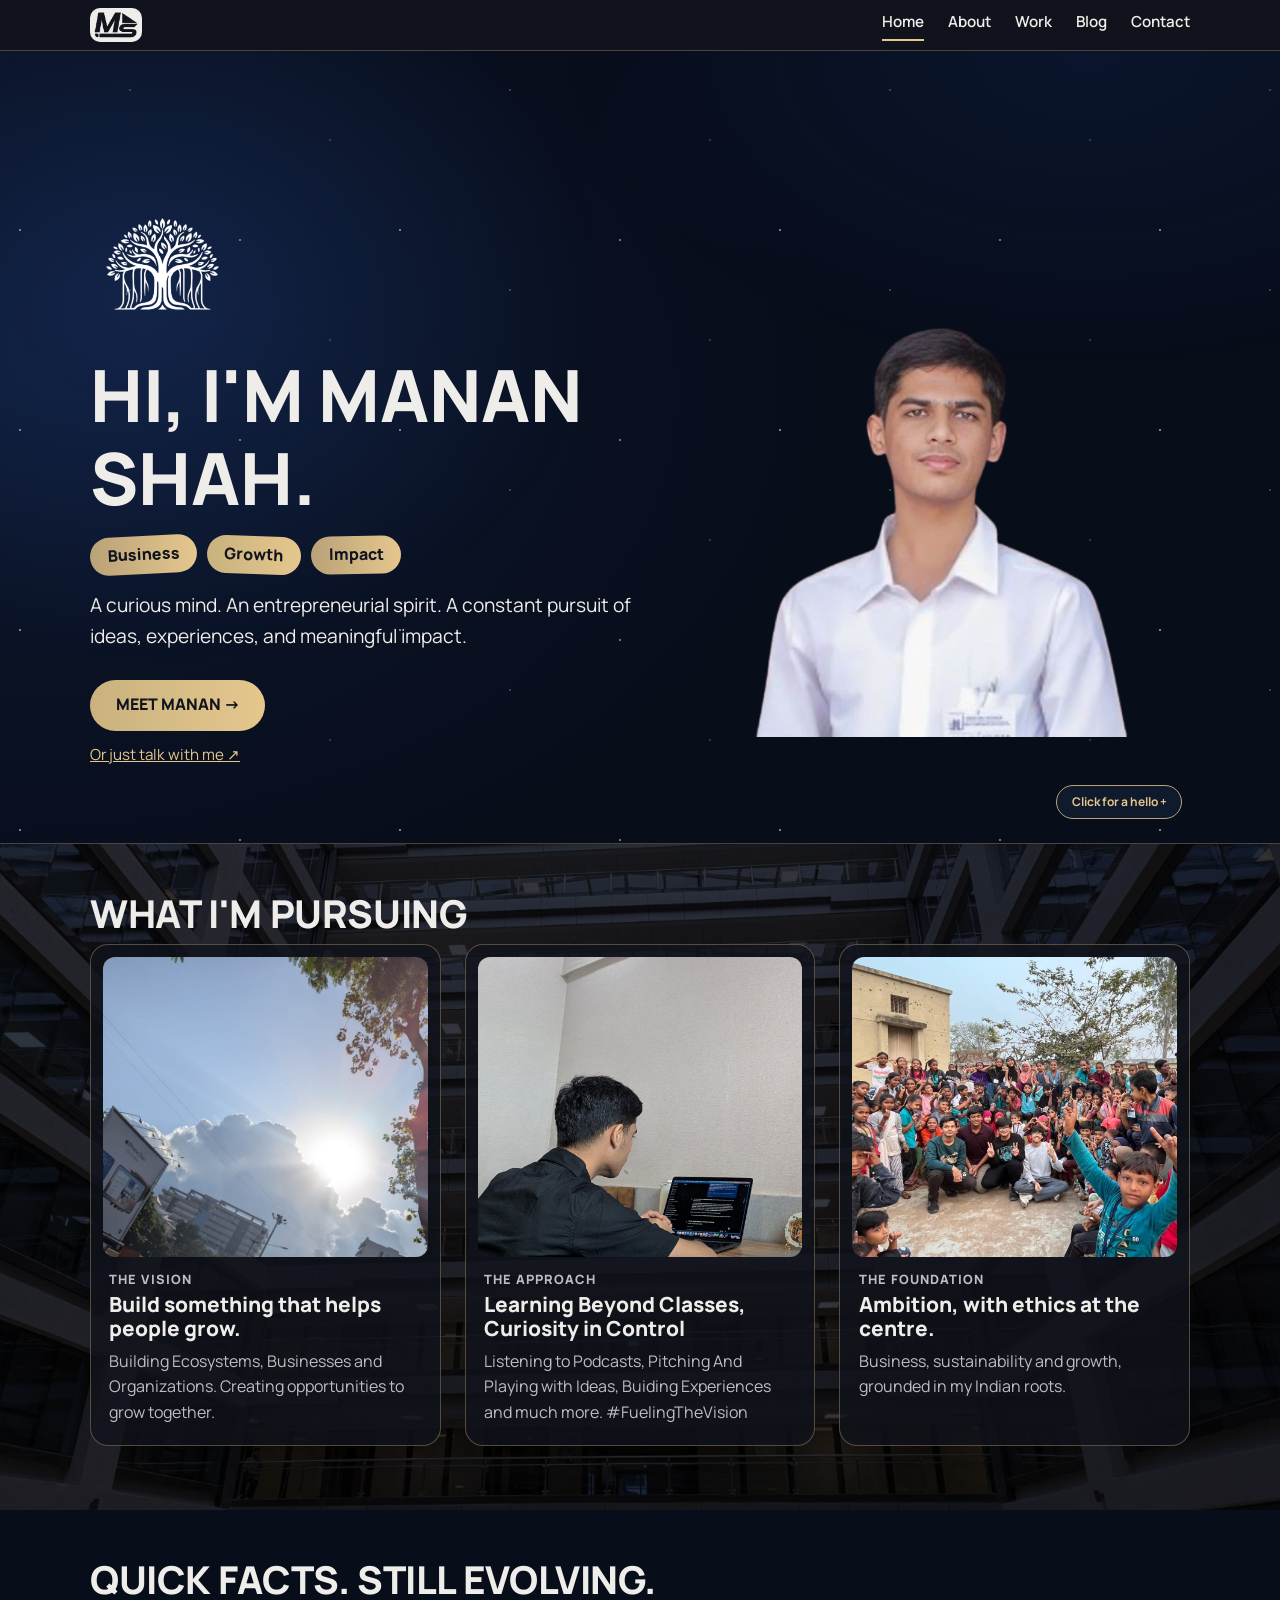
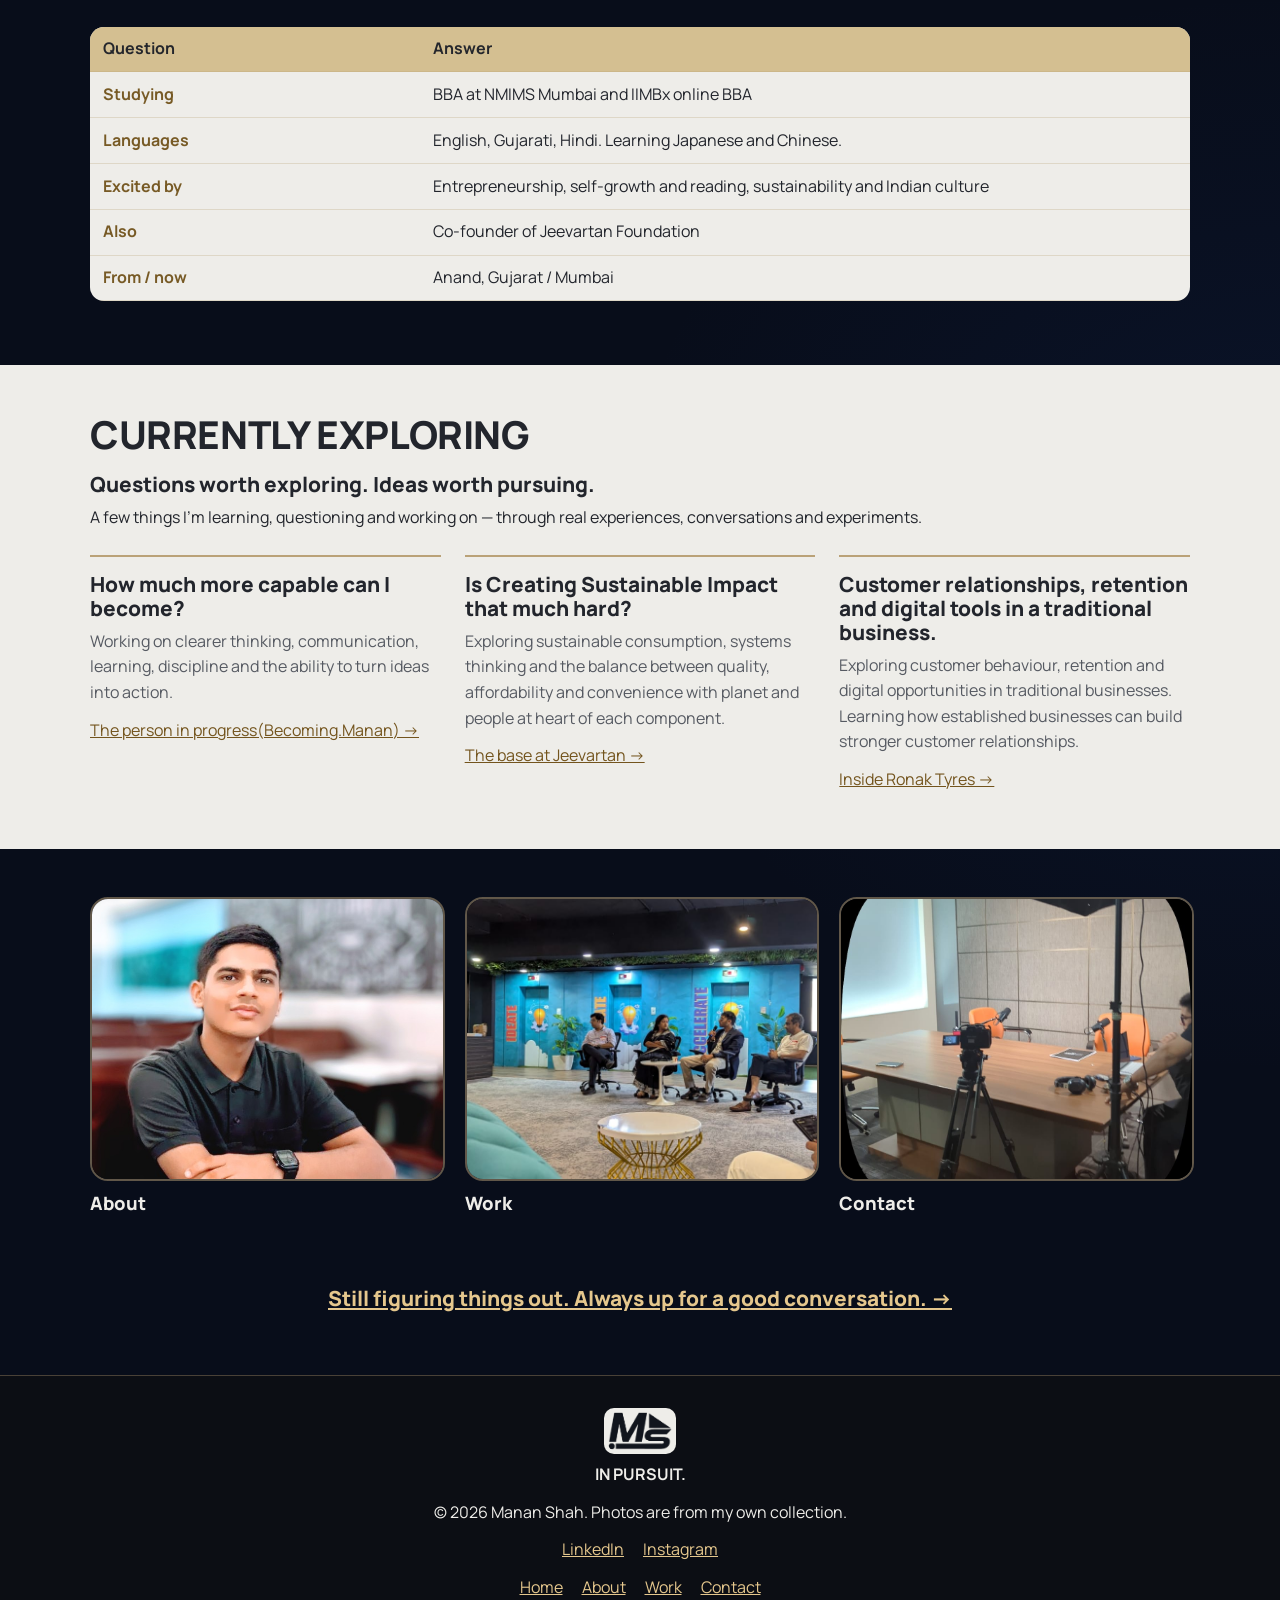
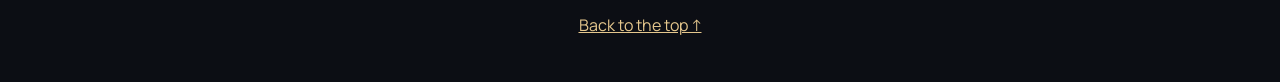
<file: index.html>
<!DOCTYPE html>
<html lang="en">
<head>
<meta charset="utf-8">
<meta name="viewport" content="width=device-width, initial-scale=1">
<meta http-equiv="refresh" content="0; url=mananshahre-portfolio/index.html">
<title>Manan Shah | In Pursuit</title>
<link rel="icon" type="image/png" href="favicon.png">
</head>
<body>
<p><a href="mananshahre-portfolio/index.html">Open Manan Shah's portfolio</a></p>
</body>
</html>
</file>
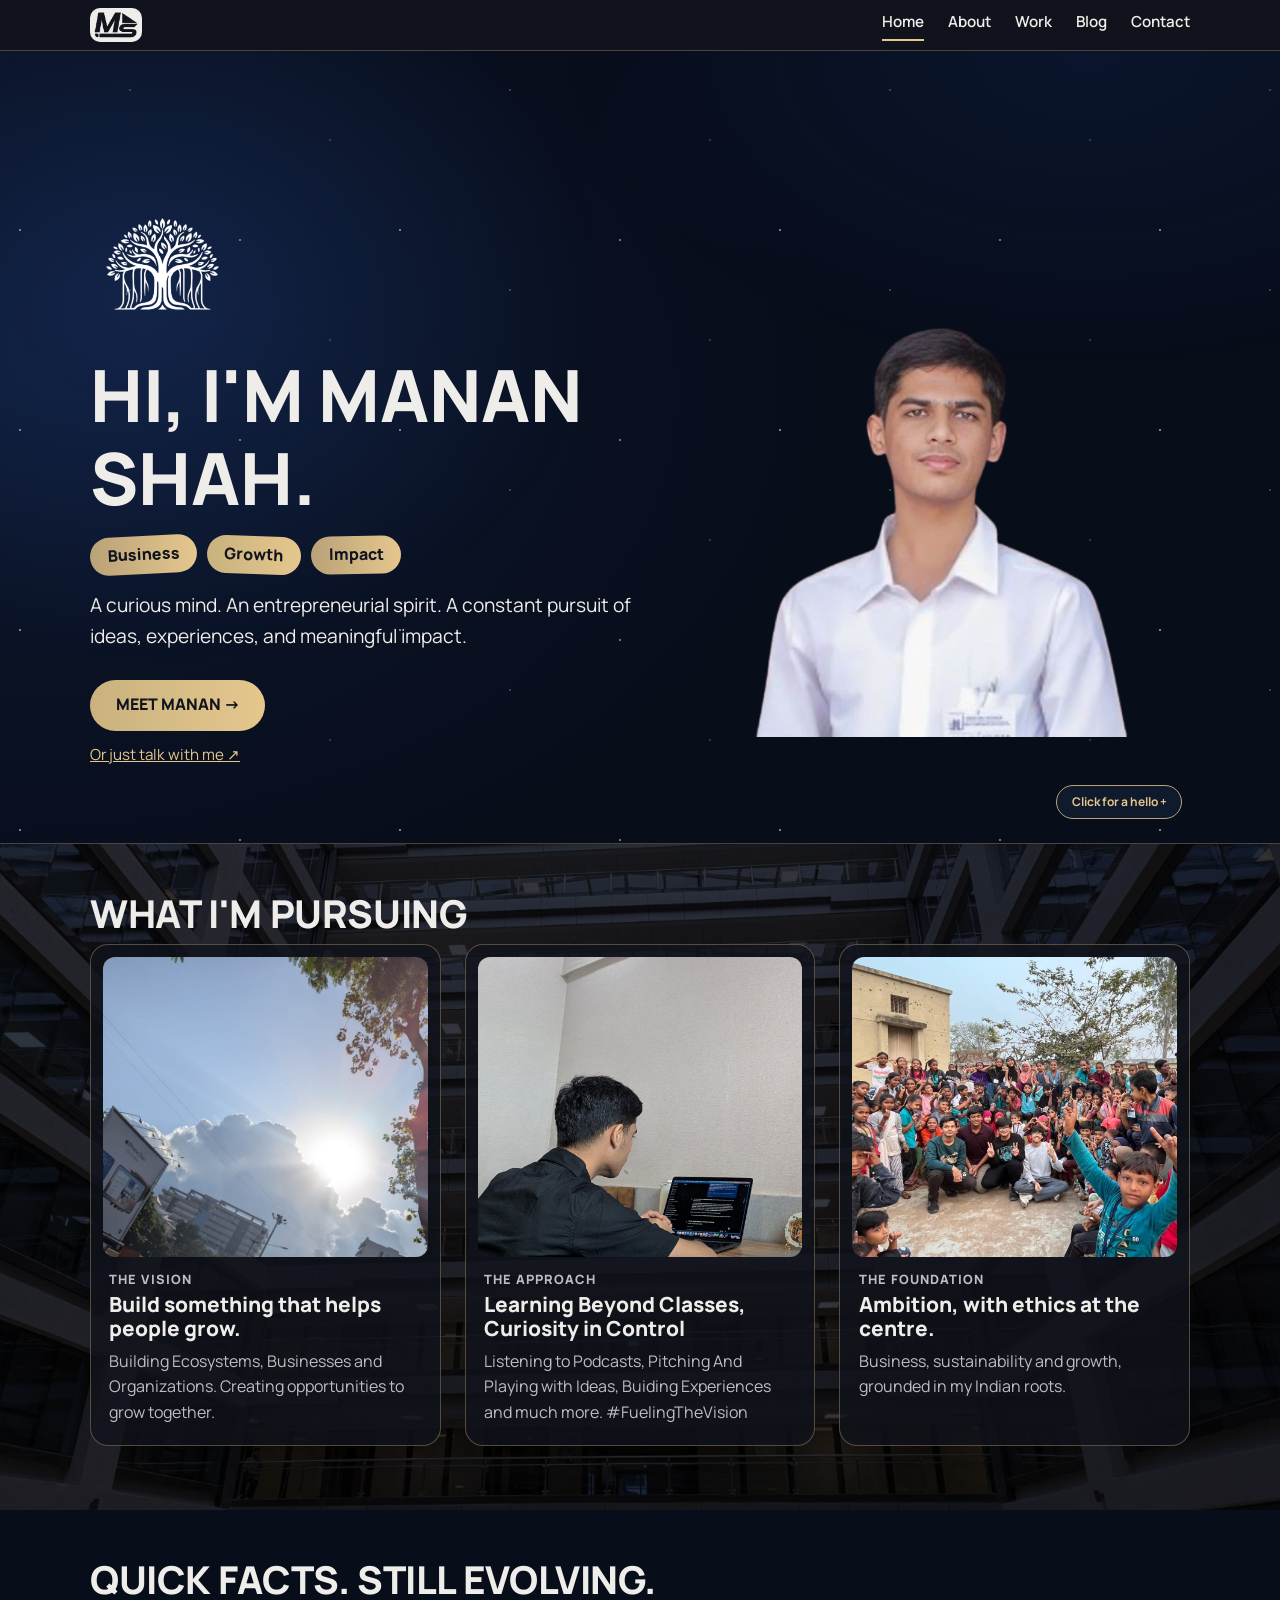
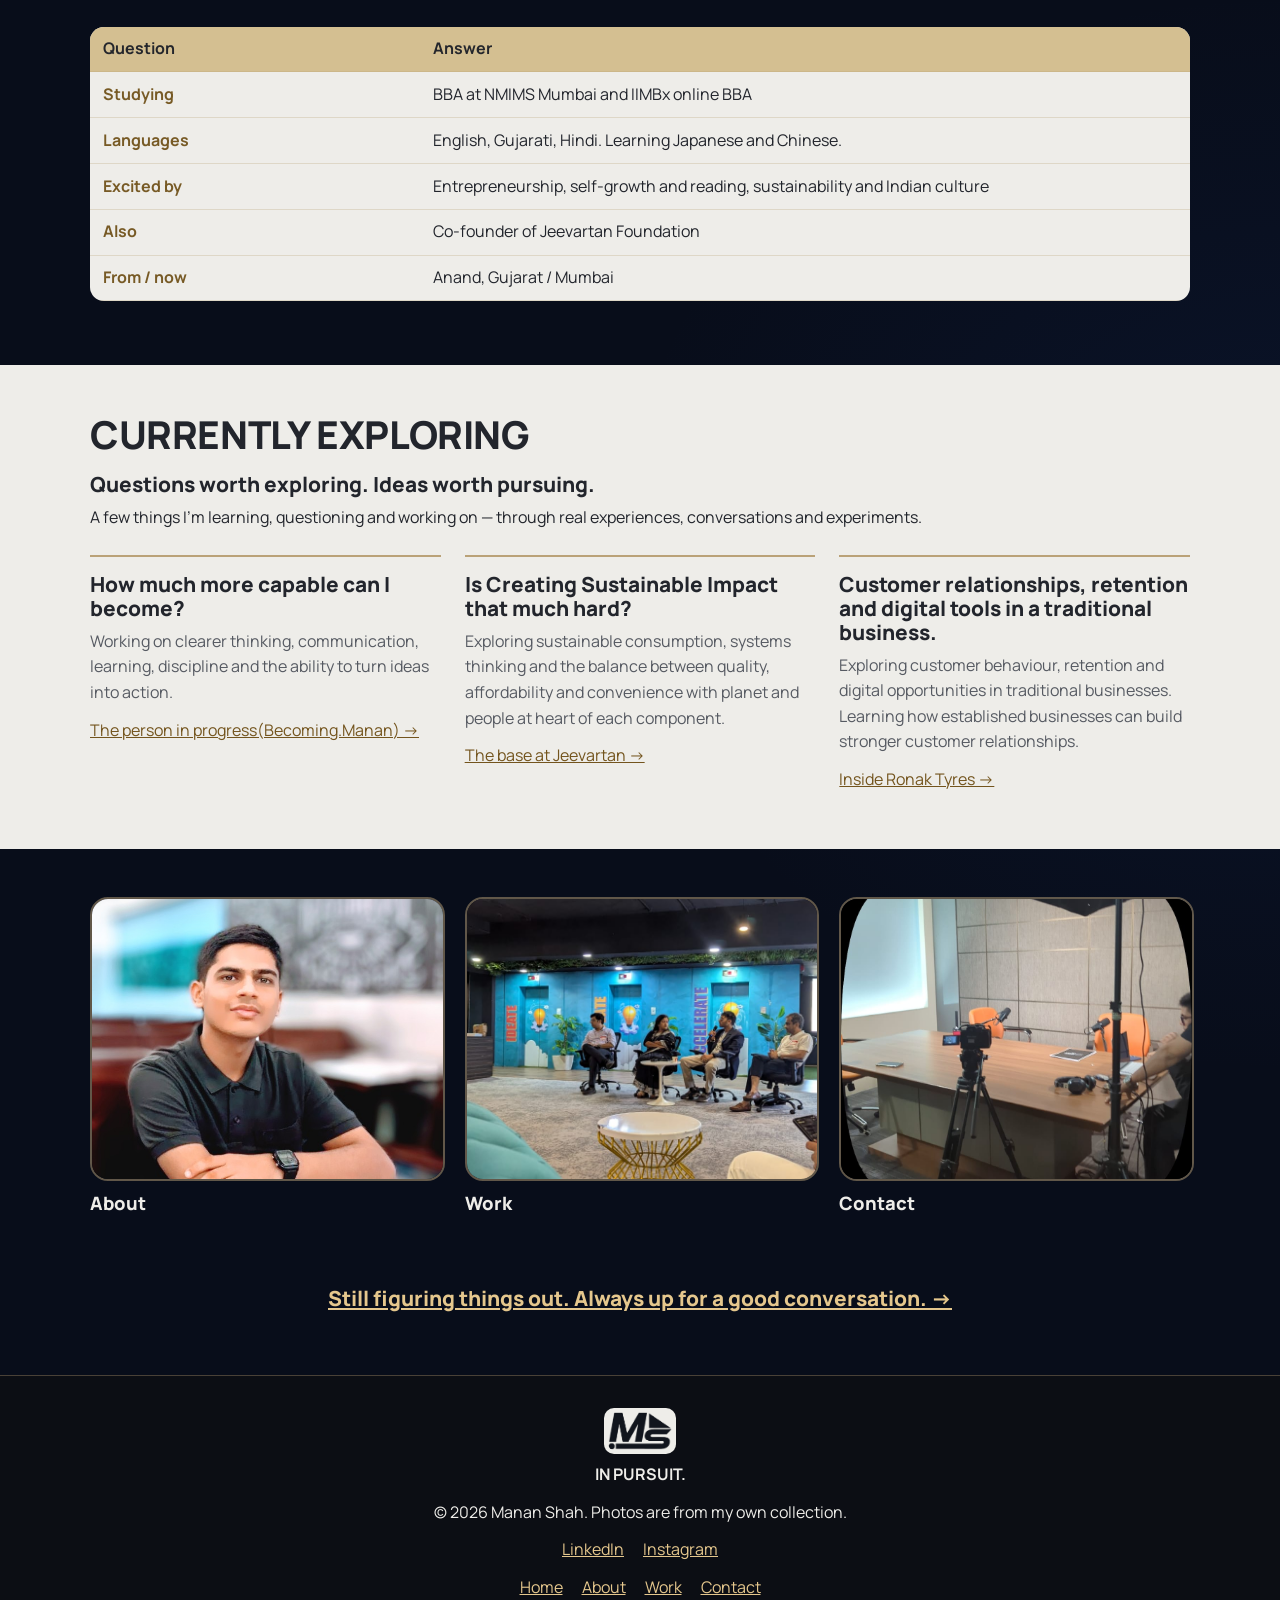
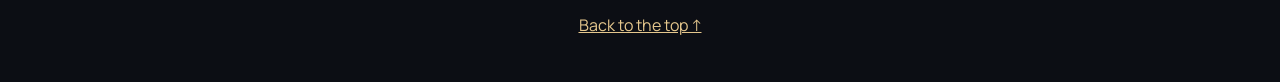
<file: mananshahre-portfolio/index.html>
<!DOCTYPE html>
<html lang="en">
<head>
<meta charset="utf-8">
<meta name="viewport" content="width=device-width, initial-scale=1">
<title>Home | Manan Shah | In Pursuit</title>


<link href="https://fonts.googleapis.com/css2?family=Manrope:wght@400;600;700;800&family=Instrument+Serif:ital@0;1&family=IBM+Plex+Mono:wght@400;500&display=swap" rel="stylesheet">

<link rel="stylesheet" href="css/style.css?v=blog-20261121">
<link rel="icon" type="image/png" href="../favicon.png">
</head>
<body id="top">

<!-- NAVIGATION -->
<header class="site-header">
  <nav class="navbar">
    <a href="index.html" class="nav-logo">
      <img src="assets/images/ms-logo-light.png" alt="logo of Manan Shah" width="44">
    </a>

    <ul class="nav-links">
      <li><a href="index.html" class="active" >Home</a></li>
      <li><a href="about.html">About</a></li>
      <li><a href="work.html">Work</a></li>
      <li><a href="blog.html">Blog</a></li>
      <li><a href="contact.html">Contact</a></li>
    </ul>
  </nav>
</header>

<main>


<section id="home" class="hero">
  <div class="hero-inner">
    <div class="hero-text">
      <img src="assets/images/banyan-tree-chosen.png" alt="White banyan tree with branching leaves and hanging roots, supplied by Manan as his growth symbol" class="hero-banyan" width="110">
      <h1 class="hero-title">HI, I'M MANAN SHAH.</h1>
      <ul class="pills">
        <li>Business</li>
        <li>Growth</li>
        <li>Impact</li>
      </ul>
      <p class="hero-sub">A curious mind. An entrepreneurial spirit. A constant pursuit of ideas, experiences, and meaningful impact.</p>
      <p class="scroll-cue"><a href="about.html">MEET MANAN &#8594;</a></p>
      <p class="hero-talk"><a href="contact.html">Or just talk with me &#8599;</a></p>
    </div>
    <details class="portrait-interaction">
      <summary><span class="hero-portrait"><img src="assets/images/manan-colour-cutout.png" alt="Colour portrait of Manan Shah, chosen by Manan" width="460"></span><span class="portrait-hint">Click for a hello +</span></summary>
      <p class="portrait-hello">Hiii! Looks like a serious face. But here's a  very unserious hello.<br><a href="contact.html">Come say hi &#8594;</a></p>
    </details>
  </div>
</section>

<section class="core-section">
  <h2>WHAT I'M PURSUING</h2>
  <div class="tile-grid">
    <article class="tile">
      <img src="assets/images/photo-street.jpg" alt="A city street with buildings, vehicles and a bright sky" width="400">
      <p class="tile-label">The Vision</p>
      <h3>Build something that helps people grow.</h3>
      <p>Building Ecosystems, Businesses and Organizations. Creating opportunities to grow together.</p>
    </article>
    <article class="tile">
      <img src="assets/images/reading.jpeg" alt="Manan working" width="400">
      <p class="tile-label">The approach</p>
      <h3>Learning Beyond Classes, Curiosity in Control </h3>
      <p> Listening to Podcasts, Pitching And Playing with Ideas, Buiding Experiences and much more. #FuelingTheVision </p>
    </article>
    <article class="tile">
      <img src="assets/images/jvrtn.jpg" alt="Family tyre shop" width="400">
      <p class="tile-label">The foundation</p>
      <h3>Ambition, with ethics at the centre.</h3>
      <p>Business, sustainability and growth, grounded in my Indian roots.</p>
    </article>
  </div>
</section>

<section class="section-light home-facts">
  <h2>QUICK FACTS. STILL EVOLVING.</h2>
  <table class="facts-table">
    <thead>
      <tr><th scope="col">Question</th><th scope="col">Answer</th></tr>
    </thead>
    <tbody>
      <tr><th scope="row">Studying</th><td>BBA at NMIMS Mumbai and IIMBx online BBA</td></tr>
      <tr><th scope="row">Languages</th><td>English, Gujarati, Hindi. Learning Japanese and Chinese.</td></tr>
      <tr><th scope="row">Excited by</th><td>Entrepreneurship, self-growth and reading, sustainability and Indian culture</td></tr>
      <tr><th scope="row">Also</th><td>Co-founder of Jeevartan Foundation</td></tr>
    <tr><th scope="row">From / now</th><td>Anand, Gujarat / Mumbai</td></tr>
    </tbody>
  </table>
</section>

<section class="section-light current-questions">
  <h2>CURRENTLY EXPLORING</h2>
  <h3>Questions worth exploring. Ideas worth pursuing.</h3>
  <p>A few things I'm learning, questioning and working on — through real experiences, conversations and experiments.</p>
  <div class="question-grid">
    <article><h3>How much more capable can I become?</h3><p>Working on clearer thinking, communication, learning, discipline and the ability to turn ideas into action.</p><a href="about.html">The person in progress(Becoming.Manan) &#8594;</a></article>
    <article><h3>Is Creating Sustainable Impact that much hard?</h3><p>Exploring sustainable consumption, systems thinking and the balance between quality, affordability and convenience with planet and people at heart of each component.</p><a href="work.html#projects">The base at Jeevartan &#8594;</a></article>
    <article><h3>Customer relationships, retention and digital tools in a traditional business.</h3><p>Exploring customer behaviour, retention and digital opportunities in traditional businesses. Learning how established businesses can build stronger customer relationships.</p><a href="work.html#business">Inside Ronak Tyres &#8594;</a></article>
  </div>
</section>

<section class="path-section">
  <a class="path-card" href="about.html">
    <img src="photo-portrait-seated.jpg" alt="Manan seated with arms folded, smiling" width="400">
    <span class="path-label">About</span>
  </a>
  <a class="path-card" href="work.html">
    <img src="assets/images/photo-panel.jpg" alt="A panel discussion with four speakers seated on a stage" width="400">
    <span class="path-label">Work</span>
  </a>
  <a class="path-card" href="contact.html">
    <img src="assets/images/podcast.png" alt="A recording setup with microphones, headphones and people seated at a table" width="400">
    <span class="path-label">Contact</span>
  </a>
</section>

<p class="page-cta"><a href="contact.html">Still figuring things out. Always up for a good conversation. &#8594;</a></p>
</main>

<!-- FOOTER -->
<footer class="site-footer">
  <img src="assets/images/ms-logo-light.png" alt="logo of Manan Shah" width="64">
  <p class="footer-mark"><strong>IN PURSUIT.</strong></p>
  <p>&copy; 2026 Manan Shah. Photos are from my own collection.</p>
  <p><a href="https://www.linkedin.com/in/manan-shah-re/">LinkedIn</a> <a href="https://www.instagram.com/becoming.manan/">Instagram</a></p>
  <p class="footer-nav"><a href="index.html">Home</a> <a href="about.html">About</a> <a href="work.html">Work</a> <a href="contact.html">Contact</a></p>
  <p><a href="#top">Back to the top &#8593;</a></p>
</footer>

</body>
</html>
</file>
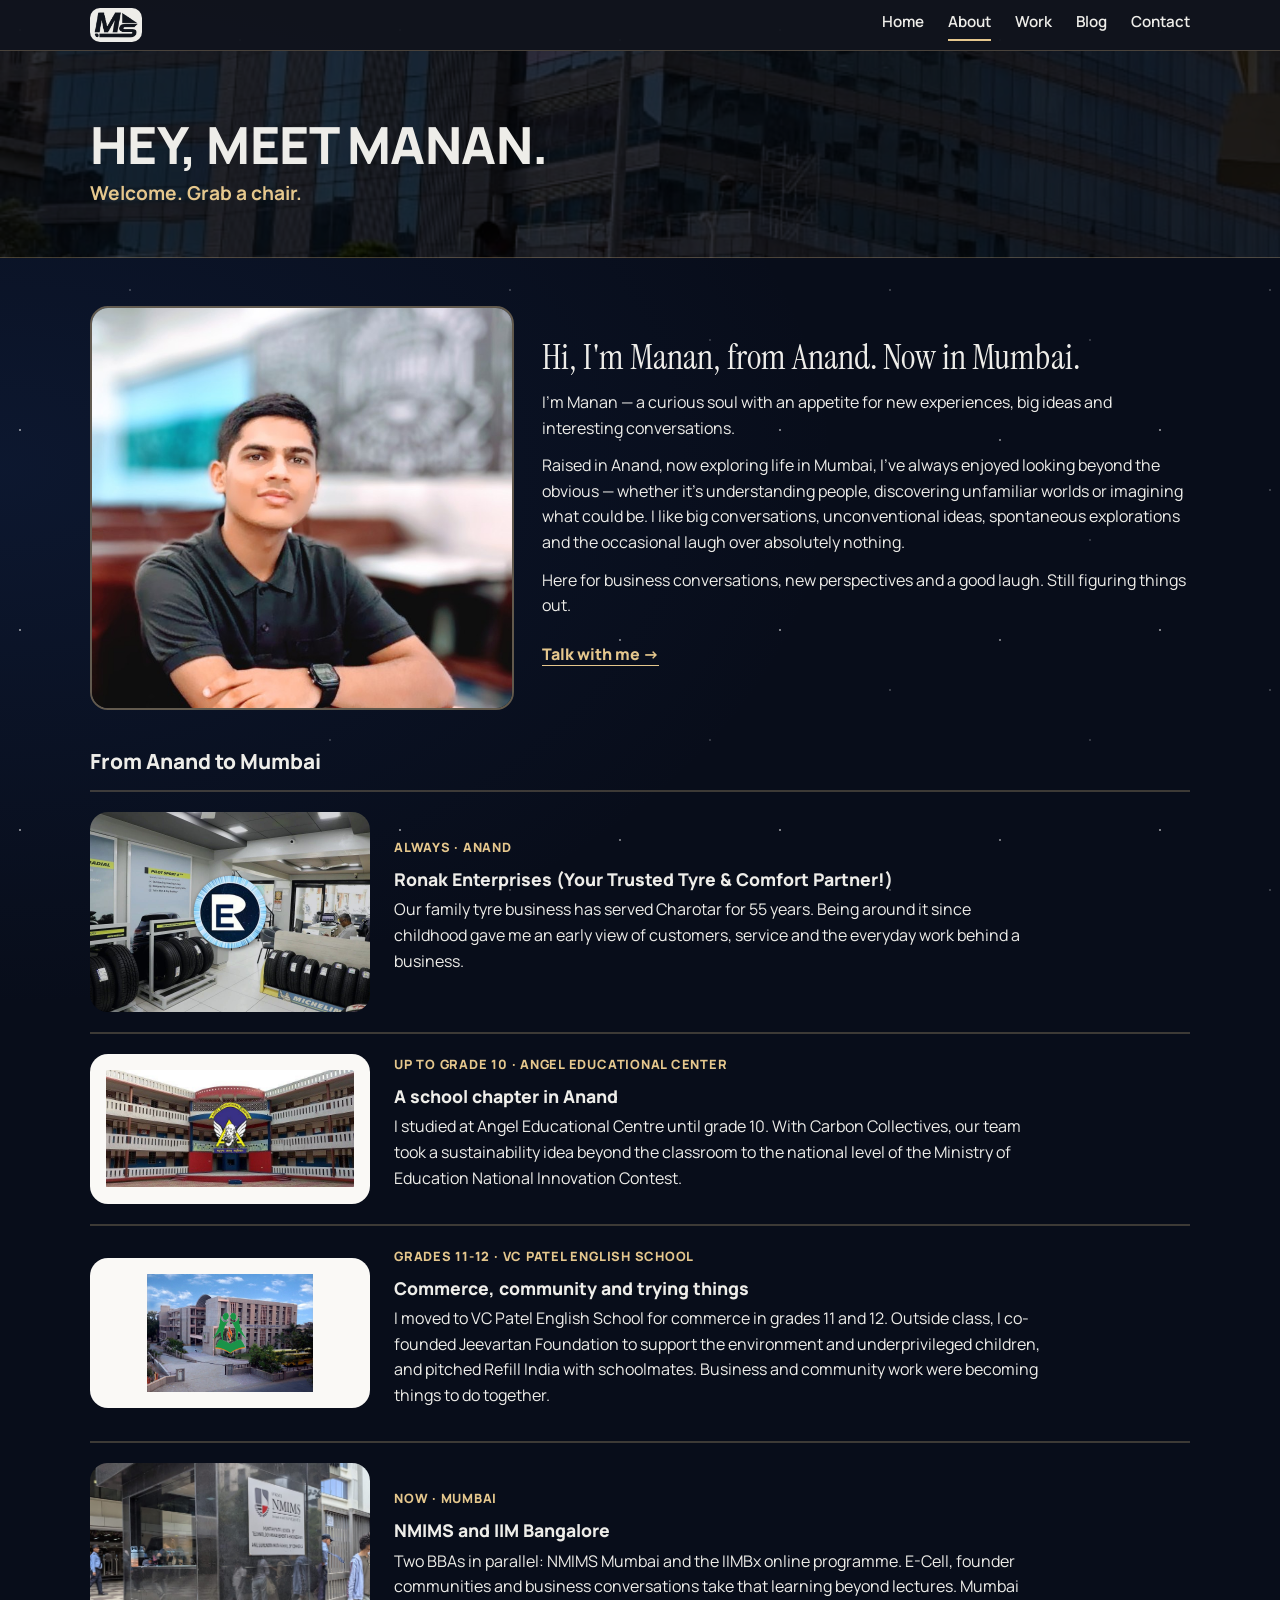
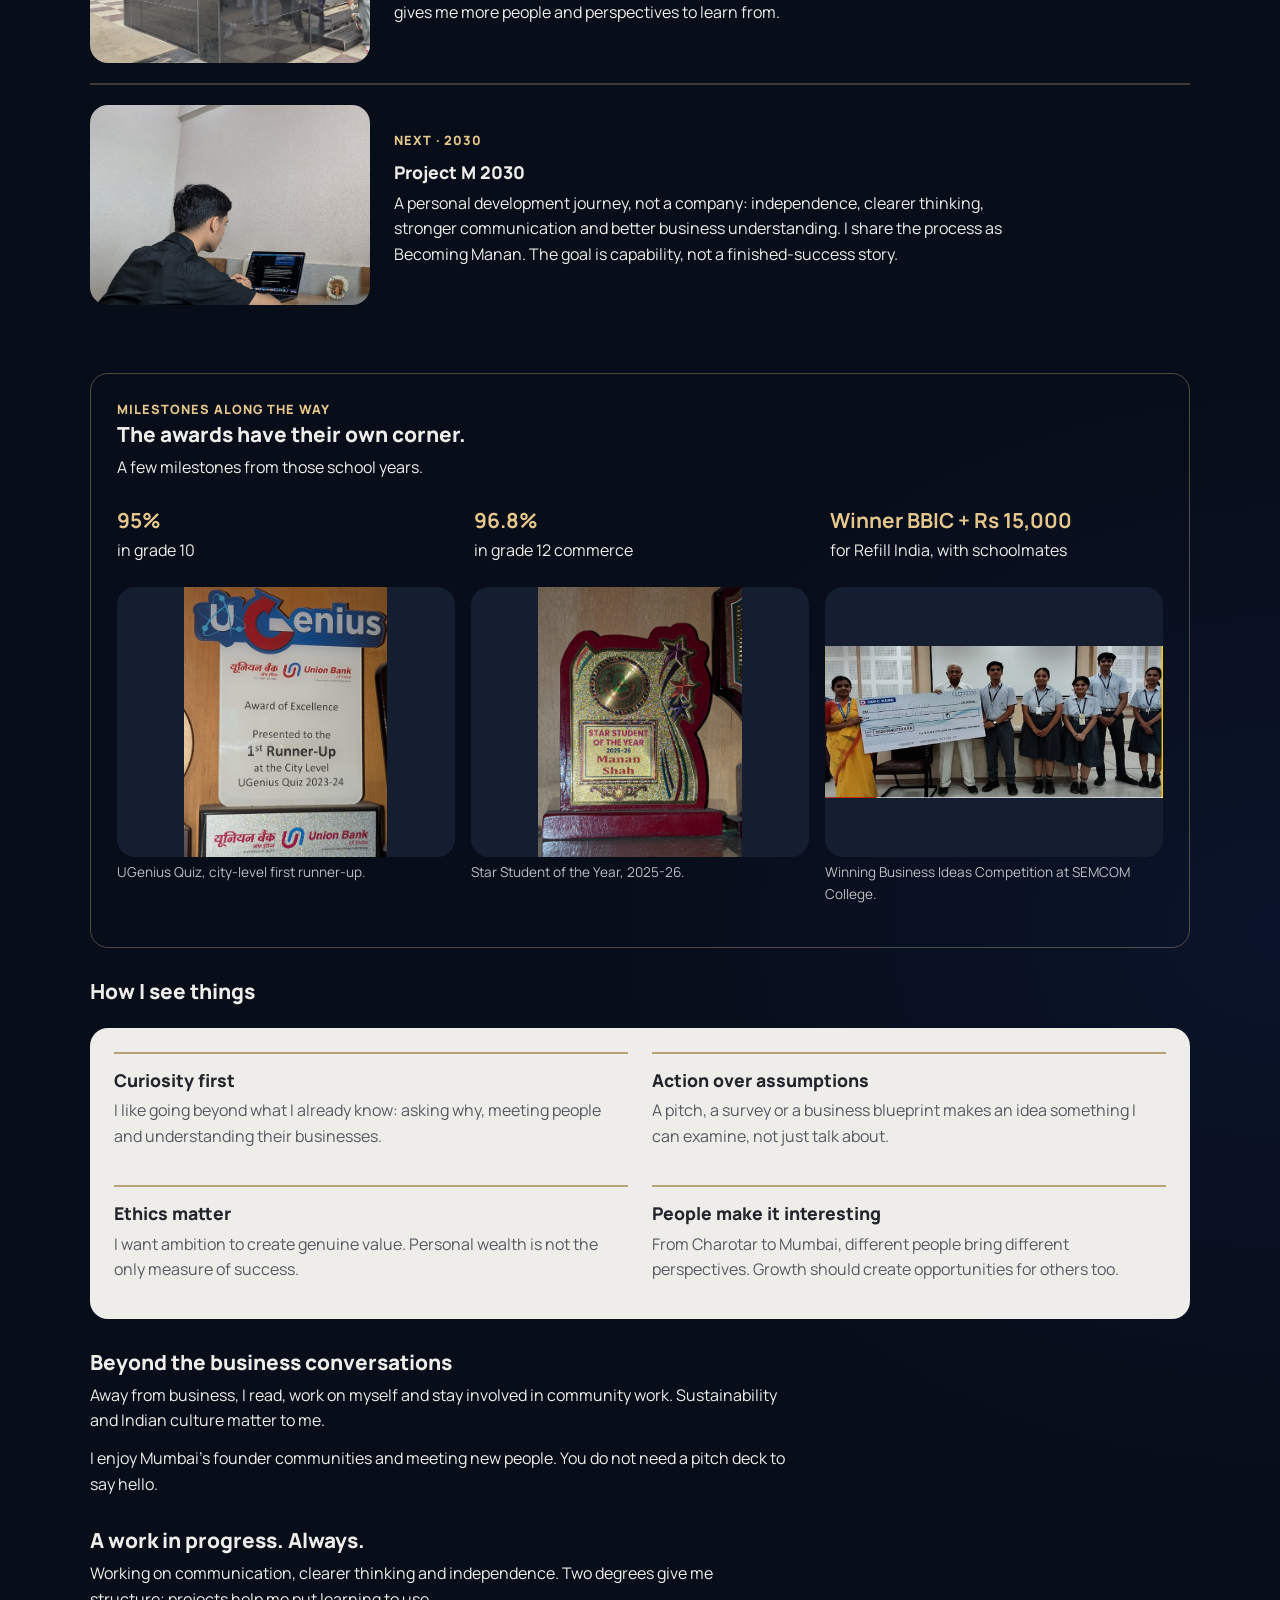
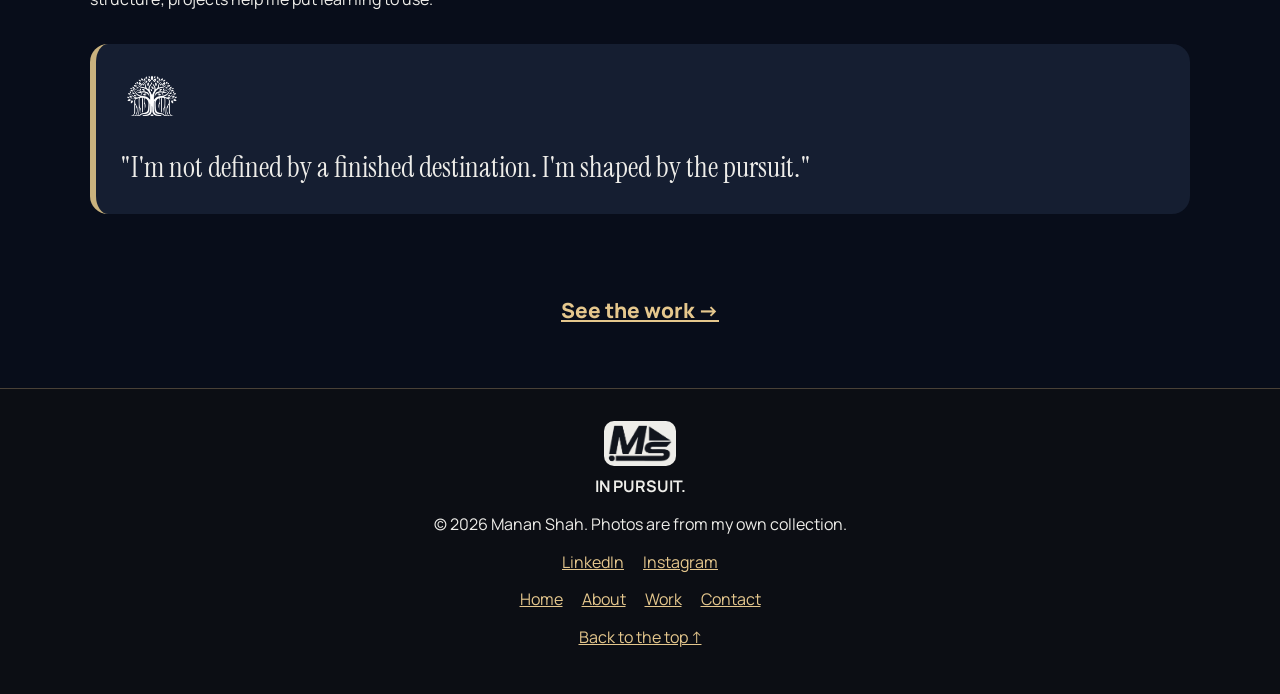
<file: mananshahre-portfolio/about.html>
<!DOCTYPE html>
<html lang="en">
<head>
<meta charset="utf-8">
<meta name="viewport" content="width=device-width, initial-scale=1">
<title>About Me | Manan Shah | In Pursuit</title>


<link href="https://fonts.googleapis.com/css2?family=Manrope:wght@400;600;700;800&family=Instrument+Serif:ital@0;1&family=IBM+Plex+Mono:wght@400;500&display=swap" rel="stylesheet">

<link rel="stylesheet" href="css/style.css?v=blog-20261121">
<link rel="icon" type="image/png" href="../favicon.png">
</head>
<body id="top">

<!--  NAVIGATION -->
<header class="site-header">
  <nav class="navbar">
    <a href="index.html" class="nav-logo">
      <img src="assets/images/ms-logo-light.png" alt="MS monogram logo of Manan Shah" width="44">
    </a>

    <ul class="nav-links">
      <li><a href="index.html">Home</a></li>
      <li><a href="about.html" class="active">About</a></li>
      <li><a href="work.html">Work</a></li>
      <li><a href="blog.html">Blog</a></li>
      <li><a href="contact.html">Contact</a></li>
    </ul>
  </nav>
</header>

<main>

<!-- 02 ABOUT -->
<header class="page-banner banner-about">
  <h2>HEY, MEET MANAN.</h2>
  <p>Welcome. Grab a chair.</p>
</header>

<section id="about" class="section-light">
  <div class="about-intro">
    <figure class="about-portrait">
      <img src="photo-portrait-seated.jpg" alt="Manan seated " width="420">
    </figure>
    <div class="about-text">
      <p class="lead">Hi, I'm Manan, from Anand. Now in Mumbai.</p>
      <p>I'm Manan — a curious soul with an appetite for new experiences, big ideas and interesting conversations.</p>
      <p>Raised in Anand, now exploring life in Mumbai, I've always enjoyed looking beyond the obvious — whether it's understanding people, discovering unfamiliar worlds or imagining what could be. I like big conversations, unconventional ideas, spontaneous explorations and the occasional laugh over absolutely nothing. </p>
      <p>Here for business conversations, new perspectives and a good laugh. Still figuring things out.</p>
      <p><a class="text-cta" href="contact.html">Talk with me &#8594;</a></p>
    </div>
  </div>

  
  <h3>From Anand to Mumbai</h3>
  <ol class="journey">
    <li class="journey-step">
      <img src="assets/images/re.jpeg" alt="tyre shop" width="400">
      <div class="journey-body">
        <p class="journey-when">Always &middot; Anand</p>
        <h4>Ronak Enterprises (Your Trusted Tyre & Comfort Partner!)</h4>
        <p>Our family tyre business has served Charotar for 55 years. Being around it since childhood gave me an early view of customers, service and the everyday work behind a business.</p>
      </div>
    </li>
    <li class="journey-step">
      <img src="assets/images/angel.jpeg" alt="Angel Educational Centre school emblem" class="school-logo" width="700">
      <div class="journey-body">
        <p class="journey-when">Up to grade 10 &middot; Angel Educational Center</p>
        <h4>A school chapter in Anand</h4>
        <p>I studied at Angel Educational Centre until grade 10. With Carbon Collectives, our team took a sustainability idea beyond the classroom to the national level of the Ministry of Education National Innovation Contest.</p>
      </div>
    </li>
    <li class="journey-step">
      <img src="assets/images/vcp.jpeg" alt="Vasantiben and Chandubhai Patel English School emblem" class="school-logo" width="700">
      <div class="journey-body">
        <p class="journey-when">Grades 11-12 &middot; VC Patel English School</p>
        <h4>Commerce, community and trying things</h4>
        <p>I moved to VC Patel English School for commerce in grades 11 and 12. Outside class, I co-founded Jeevartan Foundation to support the environment and underprivileged children, and pitched Refill India with schoolmates. Business and community work were becoming things to do together.</p>
      </div>
    </li>
    <li class="journey-step">
      <img src="photo-nmims-gate.jpg" alt="The NMIMS campus gate booth" width="400">
      <div class="journey-body">
        <p class="journey-when">Now &middot; Mumbai</p>
        <h4>NMIMS and IIM Bangalore</h4>
        <p>Two BBAs in parallel: NMIMS Mumbai and the IIMBx online programme. E-Cell, founder communities and business conversations take that learning beyond lectures. Mumbai gives me more people and perspectives to learn from.</p>
      </div>
    </li>
    <li class="journey-step">
      <img src="assets/images/reading.jpeg" alt="Manan reading a book" width="400">
      <div class="journey-body">
        <p class="journey-when">Next &middot; 2030</p>
        <h4>Project M 2030</h4>
        <p>A personal development journey, not a company: independence, clearer thinking, stronger communication and better business understanding. I share the process as Becoming Manan. The goal is capability, not a finished-success story.</p>
      </div>
    </li>
  </ol>

  <section class="category journey-awards">
    <p class="tile-label">Milestones along the way</p><h3 id="journey-awards-title">The awards have their own corner.</h3>
    <p class="reading-copy">A few milestones from those school years.</p>
    <ul class="award-facts"><li><strong>95%</strong> in grade 10</li><li><strong>96.8%</strong> in grade 12 commerce</li><li><strong>Winner BBIC + Rs 15,000</strong> for Refill India, with schoolmates</li></ul>
    <div class="photo-row awards-row"><figure><img src="award-ugenius.jpg" alt="UGenius Quiz 2023-24 city-level first runner-up award"><figcaption>UGenius Quiz, city-level first runner-up.</figcaption></figure><figure><img src="award-star-student.jpg" alt="Star Student of the Year"><figcaption>Star Student of the Year, 2025-26.</figcaption></figure><figure><img src="assets/images/bbic.png" alt="BBIC Winner"><figcaption>Winning Business Ideas Competition at SEMCOM College.</figcaption></figure></div>
  </section>

  <section class="category">
    <h3>How I see things</h3>
    <div class="question-grid perspective-grid">
      <article><h4>Curiosity first</h4><p>I like going beyond what I already know: asking why, meeting people and understanding their businesses.</p></article>
      <article><h4>Action over assumptions</h4><p>A pitch, a survey or a business blueprint makes an idea something I can examine, not just talk about.</p></article>
      <article><h4>Ethics matter</h4><p>I want ambition to create genuine value. Personal wealth is not the only measure of success.</p></article>
      <article><h4>People make it interesting</h4><p>From Charotar to Mumbai, different people bring different perspectives. Growth should create opportunities for others too.</p></article>
    </div>
  </section>

  <section class="category">
    <h3>Beyond the business conversations</h3>
    <p class="reading-copy">Away from business, I read, work on myself and stay involved in community work. Sustainability and Indian culture matter to me.</p>
    <p class="reading-copy">I enjoy Mumbai's founder communities and meeting new people. You do not need a pitch deck to say hello.</p>
  </section>

  <section class="category">
    <h3>A work in progress. Always.</h3>
    <p class="reading-copy">Working on communication, clearer thinking and independence. Two degrees give me structure; projects help me put learning to use.</p>
  </section>

  <blockquote class="closing-line growth-closing">
    <img src="assets/images/banyan-tree-chosen.png" alt="Manan's white banyan growth symbol" width="64">
    <p>"I'm not defined by a finished destination. I'm shaped by the pursuit."</p>
  </blockquote>
</section>

<p class="page-cta"><a href="work.html">See the work &#8594;</a></p>

</main>

<!-- FOOTER -->
<footer class="site-footer">
  <img src="assets/images/ms-logo-light.png" alt="MS monogram logo of Manan Shah" width="64">
  <p class="footer-mark"><strong>IN PURSUIT.</strong></p>
  <p>&copy; 2026 Manan Shah. Photos are from my own collection.</p>
  <p><a href="https://www.linkedin.com/in/manan-shah-re/">LinkedIn</a> <a href="https://www.instagram.com/becoming.manan/">Instagram</a></p>
  <p class="footer-nav"><a href="index.html">Home</a> <a href="about.html">About</a> <a href="work.html">Work</a> <a href="contact.html">Contact</a></p>
  <p><a href="#top">Back to the top &#8593;</a></p>
</footer>

</body>
</html>
</file>
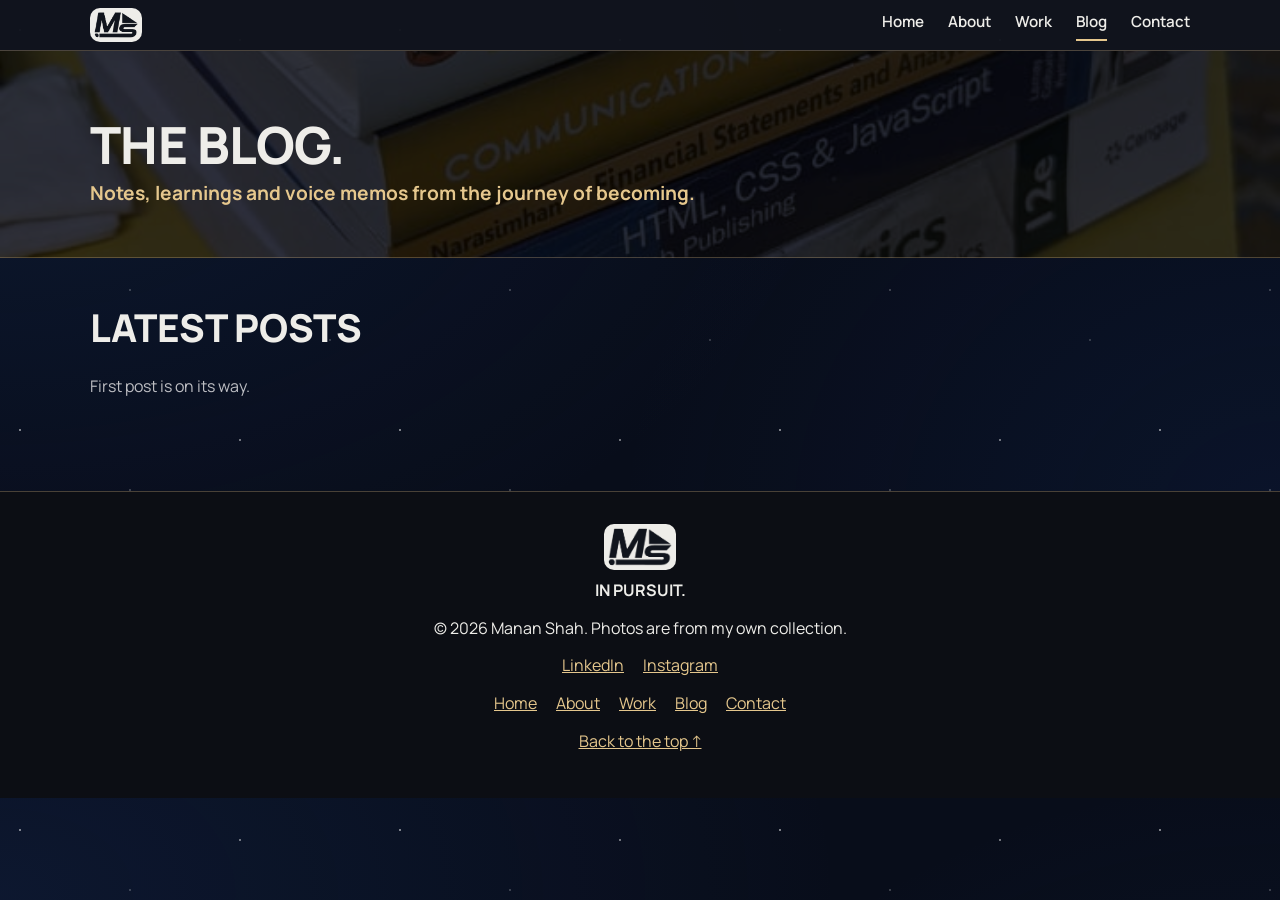
<file: mananshahre-portfolio/blog.html>
<!DOCTYPE html>
<html lang="en">
<head>
<meta charset="utf-8">
<meta name="viewport" content="width=device-width, initial-scale=1">
<title>Blog | Manan Shah | In Pursuit</title>


<link href="https://fonts.googleapis.com/css2?family=Manrope:wght@400;600;700;800&family=Instrument+Serif:ital@0;1&family=IBM+Plex+Mono:wght@400;500&display=swap" rel="stylesheet">

<link rel="stylesheet" href="css/style.css?v=blog-20261121">
<link rel="icon" type="image/png" href="../favicon.png">
</head>
<body id="top">

<!-- NAVIGATION -->
<header class="site-header">
  <nav class="navbar">
    <a href="index.html" class="nav-logo">
      <img src="assets/images/ms-logo-light.png" alt="logo of Manan Shah" width="44">
    </a>

    <ul class="nav-links">
      <li><a href="index.html">Home</a></li>
      <li><a href="about.html">About</a></li>
      <li><a href="work.html">Work</a></li>
      <li><a href="blog.html" class="active">Blog</a></li>
      <li><a href="contact.html">Contact</a></li>
    </ul>
  </nav>
</header>

<main>

<!-- PAGE BANNER -->
<section class="page-banner banner-blog">
  <h2>THE BLOG.</h2>
  <p>Notes, learnings and voice memos from the journey of becoming.</p>
</section>

<!-- LATEST POSTS -->
<section class="section-light">
  <h2>LATEST POSTS</h2>
  <div class="post-list">

    <!-- POSTS:BEGIN -->
    <p style="color:var(--dim)">First post is on its way.</p>
    <!-- POSTS:END -->

  </div>
</section>

</main>

<!-- FOOTER -->
<footer class="site-footer">
  <img src="assets/images/ms-logo-light.png" alt="logo of Manan Shah" width="64">
  <p class="footer-mark"><strong>IN PURSUIT.</strong></p>
  <p>&copy; 2026 Manan Shah. Photos are from my own collection.</p>
  <p><a href="https://www.linkedin.com/in/manan-shah-re/">LinkedIn</a> <a href="https://www.instagram.com/becoming.manan/">Instagram</a></p>
  <p class="footer-nav"><a href="index.html">Home</a> <a href="about.html">About</a> <a href="work.html">Work</a> <a href="blog.html">Blog</a> <a href="contact.html">Contact</a></p>
  <p><a href="#top">Back to the top &#8593;</a></p>
</footer>

</body>
</html>
</file>
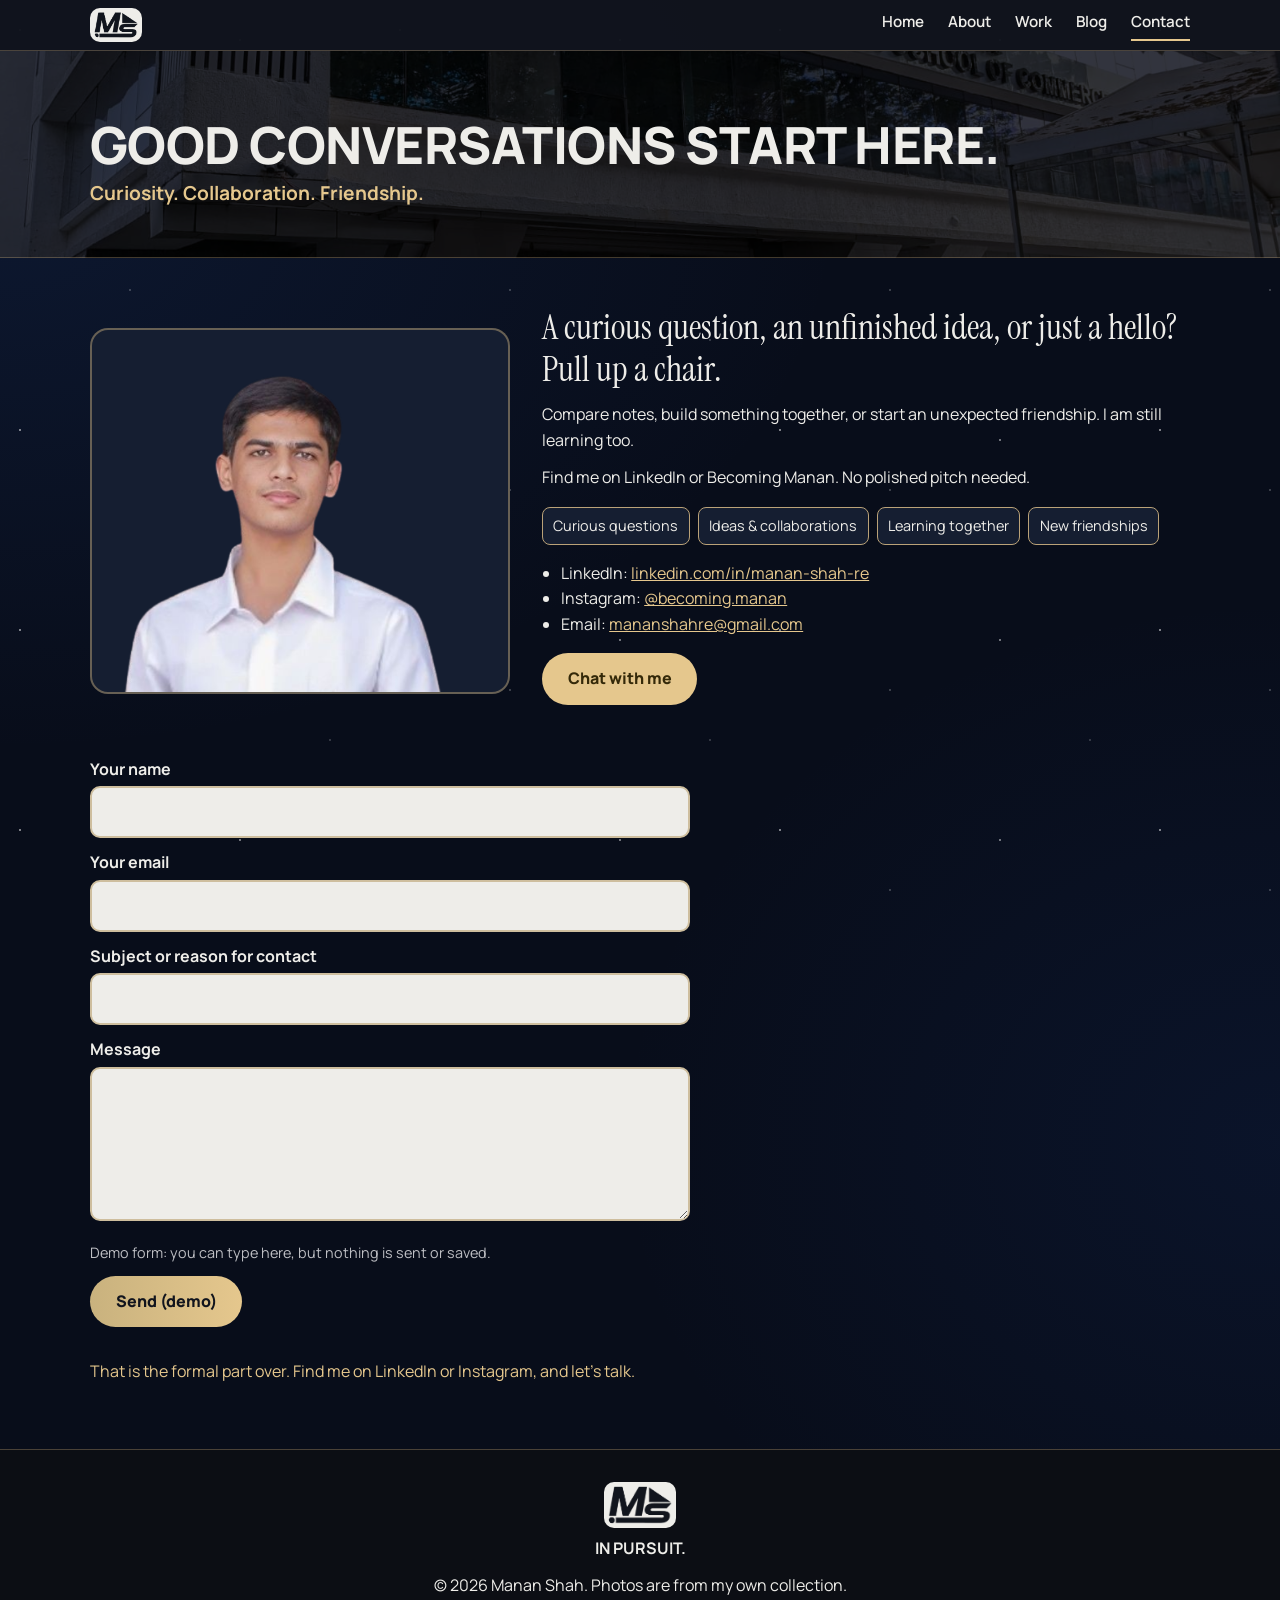
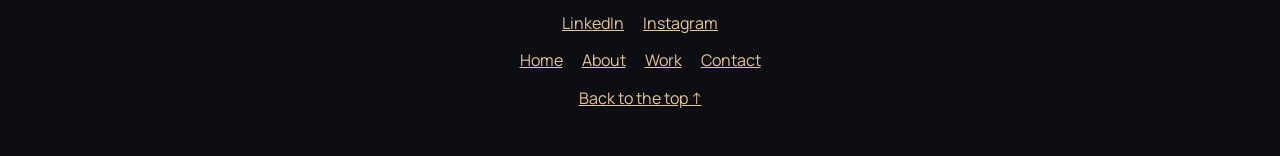
<file: mananshahre-portfolio/contact.html>
<!DOCTYPE html>
<html lang="en">
<head>
<meta charset="utf-8">
<meta name="viewport" content="width=device-width, initial-scale=1">
<title>Contact Me | Manan Shah | In Pursuit</title>


<link href="https://fonts.googleapis.com/css2?family=Manrope:wght@400;600;700;800&family=Instrument+Serif:ital@0;1&family=IBM+Plex+Mono:wght@400;500&display=swap" rel="stylesheet">

<link rel="stylesheet" href="css/style.css?v=blog-20261121">
<link rel="icon" type="image/png" href="../favicon.png">
</head>
<body id="top">

<!-- NAVIGATION -->
<header class="site-header">
  <nav class="navbar">
    <a href="index.html" class="nav-logo">
      <img src="assets/images/ms-logo-light.png" alt="MS monogram logo of Manan Shah" width="44">
    </a>

    <ul class="nav-links">
      <li><a href="index.html">Home</a></li>
      <li><a href="about.html">About</a></li>
      <li><a href="work.html">Work</a></li>
      <li><a href="blog.html">Blog</a></li>
      <li><a href="contact.html" class="active">Contact</a></li>
    </ul>
  </nav>
</header>

<main>

<!-- 04 CONTACT -->
<header class="page-banner banner-contact">
  <h2>GOOD CONVERSATIONS START HERE.</h2>
  <p>Curiosity. Collaboration. Friendship.</p>
</header>

<section id="contact" class="section-light">
  <div class="contact-intro">
    <figure class="contact-portrait">
      <img src="assets/images/manan-colour-cutout.png" alt="Colour portrait of Manan Shah, chosen by Manan" width="420">
    </figure>
    <div class="about-text">
      <p class="lead">A curious question, an unfinished idea, or just a hello? Pull up a chair.</p>
      <p>Compare notes, build something together, or start an unexpected friendship. I am still learning too.</p>
      <p>Find me on LinkedIn or Becoming Manan. No polished pitch needed.</p>
      <ul class="conversation-topics">
        <li>Curious questions</li><li>Ideas &amp; collaborations</li>
        <li>Learning together</li><li>New friendships</li>
      </ul>
      <ul class="contact-list">
        <li>LinkedIn: <a href="https://www.linkedin.com/in/manan-shah-re/">linkedin.com/in/manan-shah-re</a></li>
        <li>Instagram: <a href="https://www.instagram.com/becoming.manan/">@becoming.manan</a></li>
        <li>Email: <a href="mailto:mananshahre@gmail.com">mananshahre@gmail.com</a></li>
      </ul>
      <p><a class="button whatsapp-button" href="https://wa.me/919909041825">Chat with me</a></p>
    </div>
  </div>

  
  <form class="contact-form">
    <p>
      <label for="name">Your name</label>
      <input type="text" id="name" name="name">
    </p>
    <p>
      <label for="email">Your email</label>
      <input type="email" id="email" name="email">
    </p>
    <p>
      <label for="subject">Subject or reason for contact</label>
      <input type="text" id="subject" name="subject">
    </p>
    <p>
      <label for="message">Message</label>
      <textarea id="message" name="message" rows="5"></textarea>
    </p>
    <p class="form-off">Demo form: you can type here, but nothing is sent or saved.</p>
    <button type="button" class="button">Send (demo)</button>
  </form>
  <p class="contact-closing">That is the formal part over. Find me on LinkedIn or Instagram, and let's talk.</p>
</section>

</main>

<!-- FOOTER -->
<footer class="site-footer">
  <img src="assets/images/ms-logo-light.png" alt="MS monogram logo of Manan Shah" width="64">
  <p class="footer-mark"><strong>IN PURSUIT.</strong></p>
  <p>&copy; 2026 Manan Shah. Photos are from my own collection.</p>
  <p><a href="https://www.linkedin.com/in/manan-shah-re/">LinkedIn</a> <a href="https://www.instagram.com/becoming.manan/">Instagram</a></p>
  <p class="footer-nav"><a href="index.html">Home</a> <a href="about.html">About</a> <a href="work.html">Work</a> <a href="contact.html">Contact</a></p>
  <p><a href="#top">Back to the top &#8593;</a></p>
</footer>

</body>
</html>
</file>
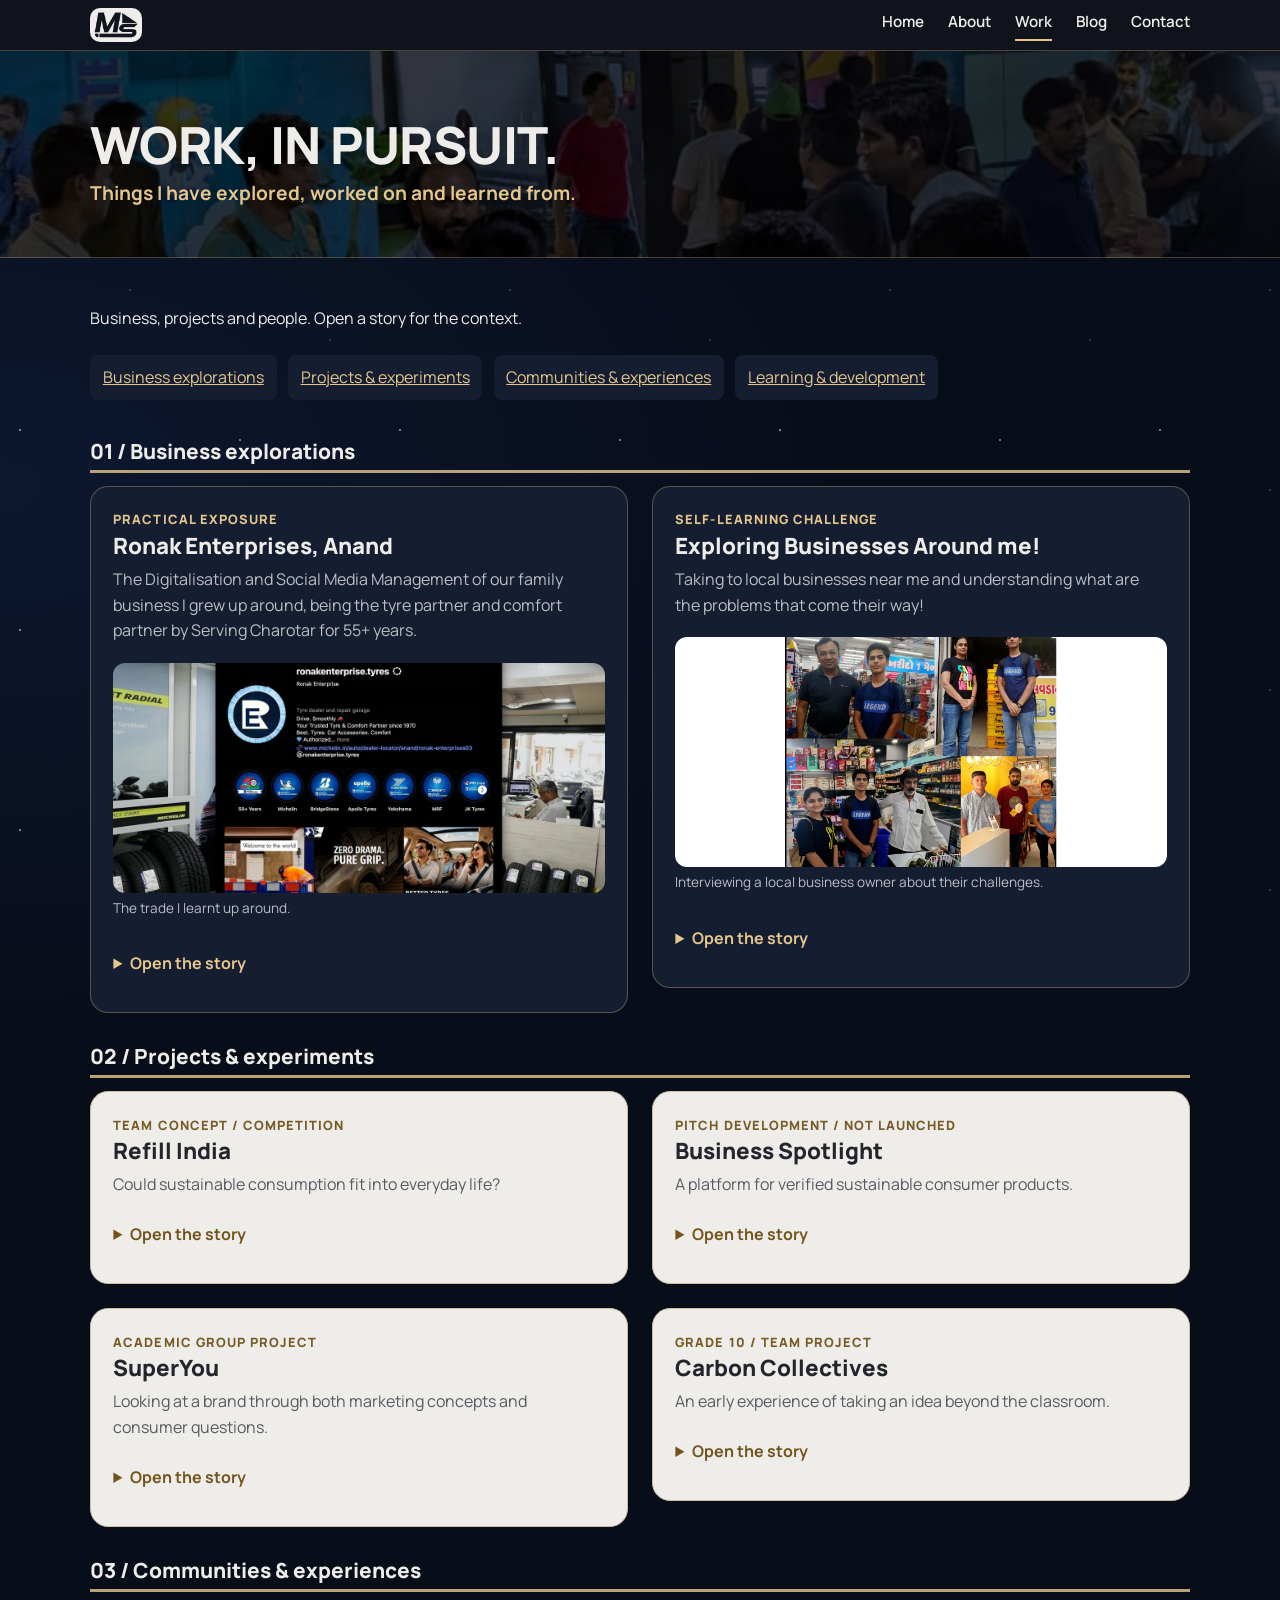
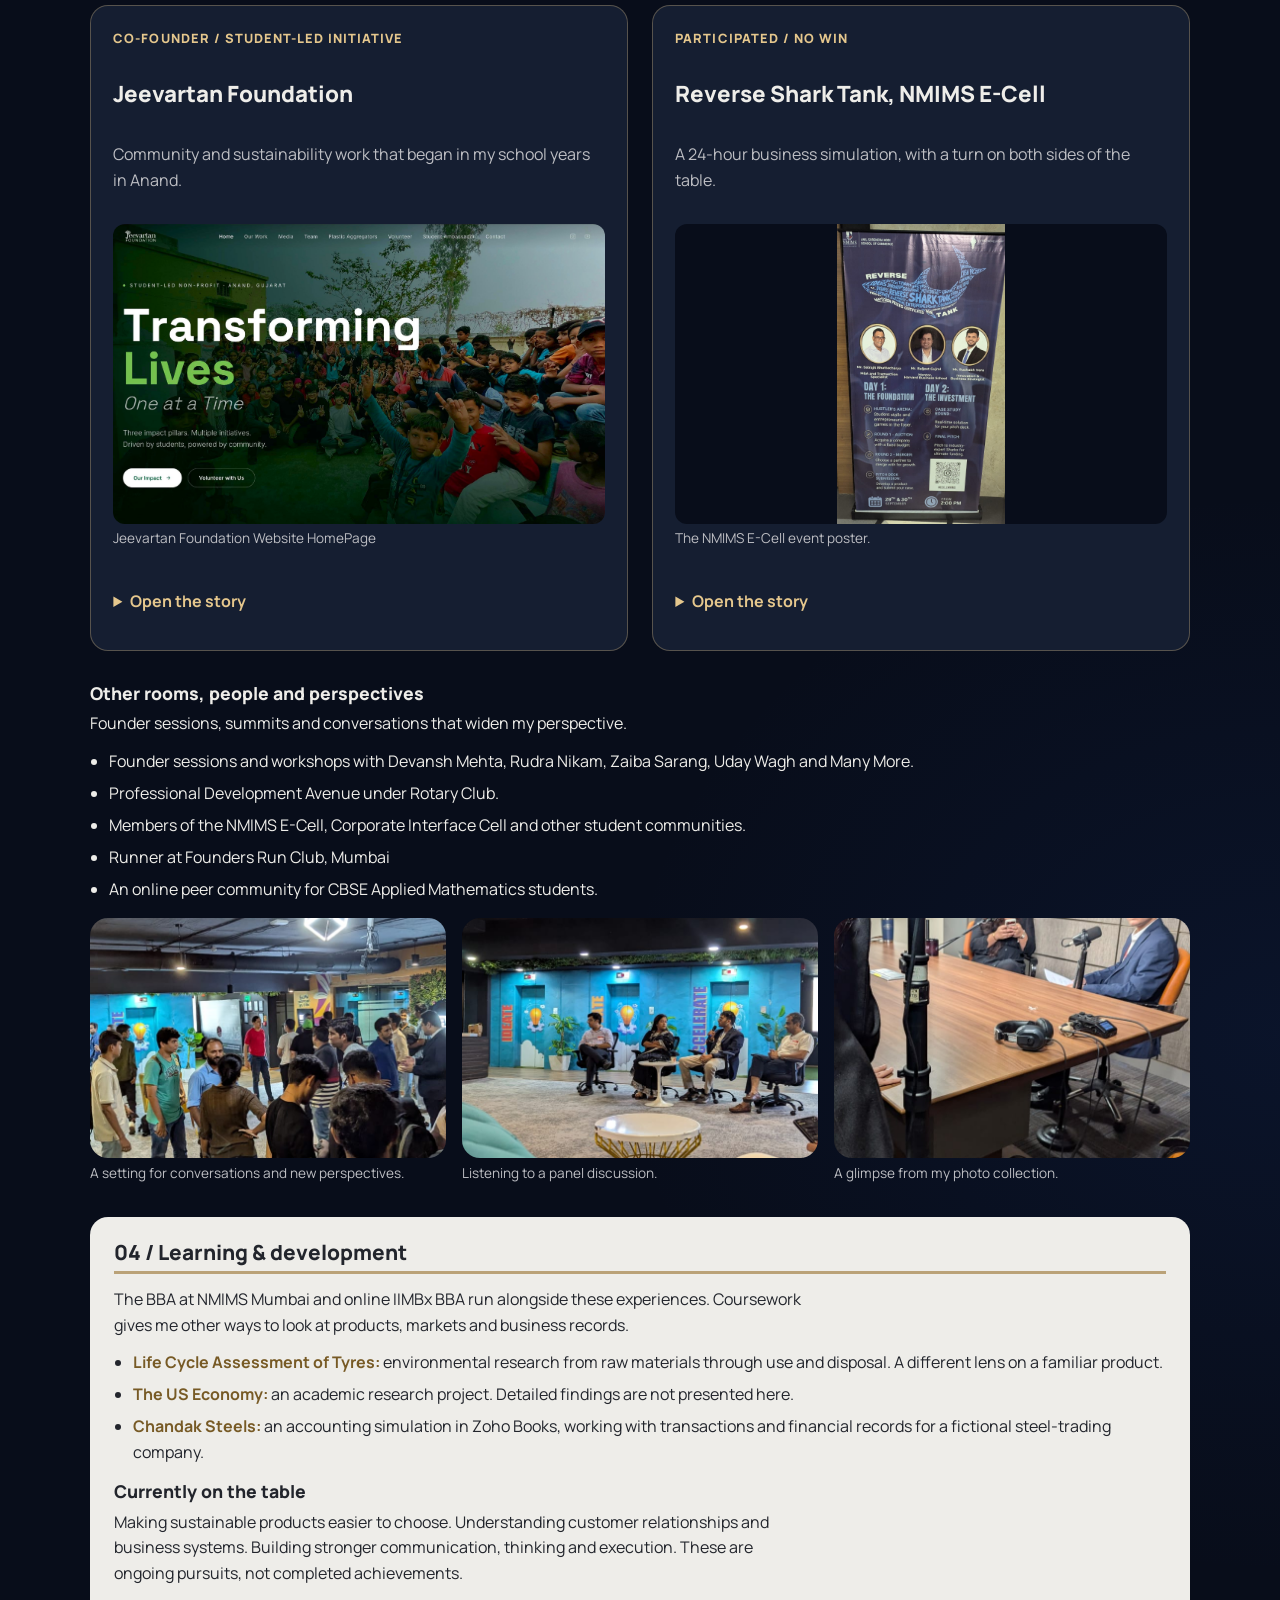
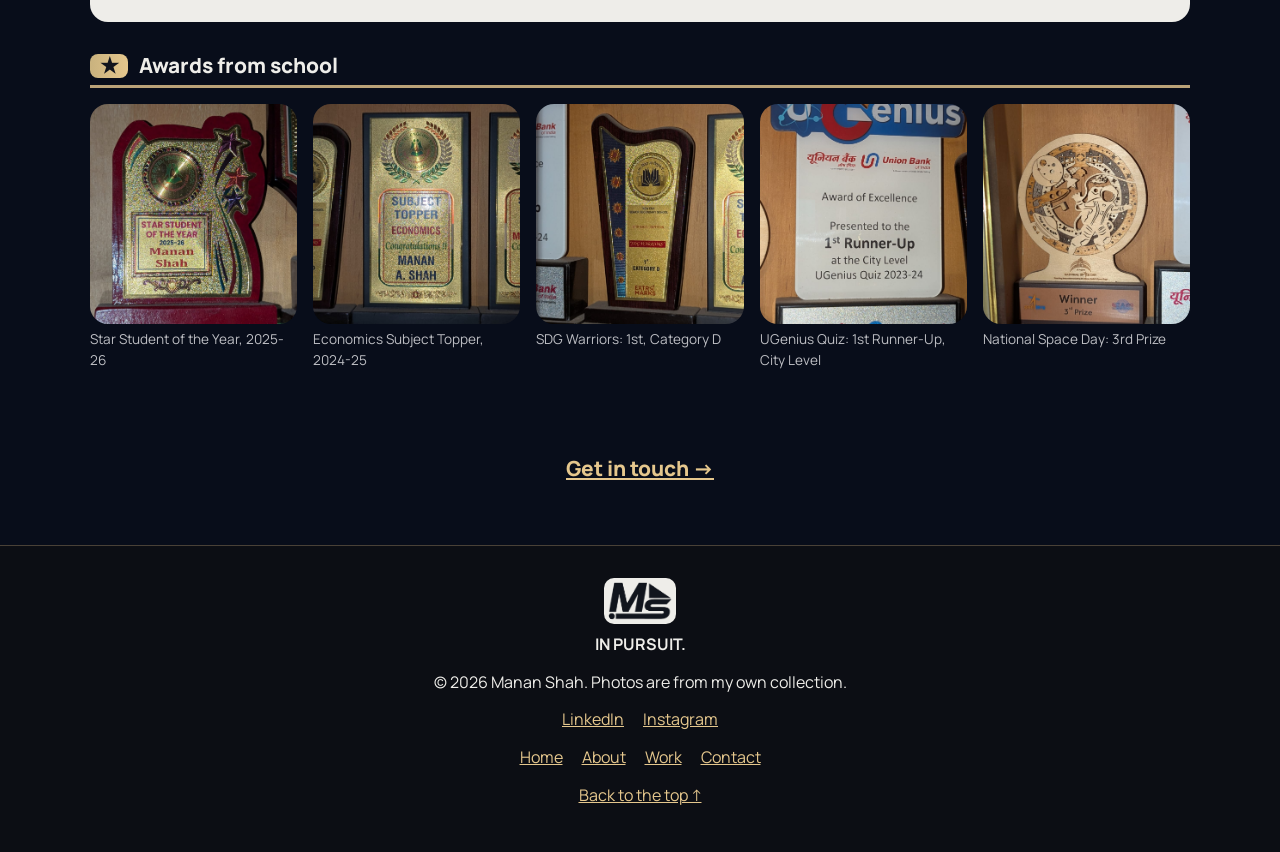
<file: mananshahre-portfolio/work.html>
<!doctype html>
<html lang="en">
  <head>
    <meta charset="utf-8" />
    <meta name="viewport" content="width=device-width, initial-scale=1" />
    <title>Work | Manan Shah | In Pursuit</title>

    <link
      href="https://fonts.googleapis.com/css2?family=Manrope:wght@400;600;700;800&family=Instrument+Serif:ital@0;1&family=IBM+Plex+Mono:wght@400;500&display=swap"
      rel="stylesheet"
    />

    <link rel="stylesheet" href="css/style.css?v=blog-20261121" />
  <link rel="icon" type="image/png" href="../favicon.png">
</head>
  <body id="top">
    <!-- NAVIGATION -->
    <header class="site-header">
      <nav class="navbar">
        <a href="index.html" class="nav-logo">
          <img
            src="assets/images/ms-logo-light.png"
            alt="MS monogram logo of Manan Shah"
            width="44"
          />
        </a>

        <ul class="nav-links">
          <li><a href="index.html">Home</a></li>
          <li><a href="about.html">About</a></li>
          <li><a href="work.html" class="active">Work</a></li>
          <li><a href="blog.html">Blog</a></li>
      <li><a href="contact.html">Contact</a></li>
        </ul>
      </nav>
    </header>

    <main>
      <header class="page-banner banner-work">
        <h2>WORK, IN PURSUIT.</h2>
        <p>Things I have explored, worked on and learned from.</p>
      </header>
      <section id="work" class="section-light">
        <p class="reading-copy">
          Business, projects and people. Open a story for the context.
        </p>
        <nav class="archive-nav">
          <a href="#business">Business explorations</a
          ><a href="#projects">Projects &amp; experiments</a
          ><a href="#communities">Communities &amp; experiences</a
          ><a href="#learning">Learning &amp; development</a>
        </nav>
        <section id="business" class="category">
          <h3 class="category-title">01 / Business explorations</h3>
          <div class="case-grid">
            <article class="case-story">
              <p class="tile-label">Practical exposure</p>
              <h4>Ronak Enterprises, Anand</h4>
              <p>
                The Digitalisation and Social Media Management of our family
                business I grew up around, being the tyre partner and comfort
                partner by Serving Charotar for 55+ years.
              </p>
              <figure class="case-photo">
                <img
                  src="assets/images/workex.jpeg"
                  alt="RE Instapage"
                  width="440"
                />
                <figcaption>The trade I learnt up around.</figcaption>
              </figure>
              <details>
                <summary>Open the story</summary>
                <div class="case-body">
                  <h5>The context</h5>
                  <p>
                    A traditional tyre and car-service business, built on
                    relationships with customers. This is my family business,
                    not a company I founded.
                  </p>
                  <h5>My involvement</h5>
                  <p>
                    Exposure to customer engagement, retention, digital
                    marketing and everyday business operations.
                  </p>
                  <h5>The question</h5>
                  <p>
                    How does an established business maintain customer
                    relationships while considering digital tools?
                  </p>
                  <h5>What this entry shows</h5>
                  <p>
                    Practical business exposure. It does not claim a measured
                    sales increase, a deployed CRM system or an independently
                    run business.
                  </p>
                </div>
              </details>
            </article>
            <article class="case-story">
              <p class="tile-label">Self-learning challenge</p>
              <h4>Exploring Businesses Around me!</h4>
              <p>
                Taking to local businesses near me and understanding what are
                the problems that come their way!
              </p>
              <figure class="case-photo">
                <img
                  src="assets/images/interview.jpeg"
                  alt="interviewing a business owner"
                  width="440"
                />
                <figcaption>
                  Interviewing a local business owner about their challenges.
                </figcaption>
              </figure>
              <details>
                <summary>Open the story</summary>
                <div class="case-body">
                  <h5>The objective</h5>
                  <p>
                    Understand local businesses, identify a practical challenge
                    and explore their business and try to address it.
                  </p>
                  <h5>My work</h5>
                  <p>
                    Interviewed local business owners, explored their challenges
                    and tried to understand the business and its operations.
                  </p>
                  <h5>The approach</h5>
                  <p>
                    Business observation and problem framing, followed by
                    exploring an intervention. This is a self-learning challenge, not a paid engagement with a business.
                  </p>
                  <h5>The boundary</h5>
                  <p>
                    This entry shows a self-learning challenge. It does not claim
                    a measurable business outcome or a deployed solution.
                  </p>
                </div>
              </details>
            </article>
          </div>
        </section>
        <section id="projects" class="category">
          <h3 class="category-title">02 / Projects &amp; experiments</h3>
          <div class="case-grid">
            <article class="case-story">
              <p class="tile-label">Team concept / competition</p>
              <h4>Refill India</h4>
              <p>Could sustainable consumption fit into everyday life?</p>
              <details>
                <summary>Open the story</summary>
                <div class="case-body">
                  <h5>The context</h5>
                  <p>
                    A refill-based business concept developed with schoolmates
                    during grades 11 and 12.
                  </p>
                  <h5>The exploration</h5>
                  <p>
                    Convenience, affordability, hygiene and trust: what would
                    make people choose a refill model, rather than only agree
                    with its environmental purpose?
                  </p>
                  <h5>My contribution</h5>
                  <p>
                    Worked with the team on the concept and pitch for a
                    college-level competition.
                  </p>
                  <h5>The outcome</h5>
                  <p>
                    First rank and Rs 15,000. This is a pitch result, not proof
                    that the business launched or achieved market adoption.
                  </p>
                  <h5>The question that remains</h5>
                  <p>
                    Can the sustainable choice satisfy cost, quality and
                    convenience at the same time?
                  </p>
                </div>
              </details>
            </article>
            <article class="case-story">
              <p class="tile-label">Pitch development / not launched</p>
              <h4>Business Spotlight</h4>
              <p>A platform for verified sustainable consumer products.</p>
              <details>
                <summary>Open the story</summary>
                <div class="case-body">
                  <h5>The idea</h5>
                  <p>
                    Explored under the working name EcoSwitch: help people
                    discover sustainable alternatives without losing quality or
                    convenience.
                  </p>
                  <h5>The work</h5>
                  <p>
                    Business ideation and pitch development through NMIMS
                    E-Cell.
                  </p>
                  <h5>The questions</h5>
                  <p>
                    How would verification earn trust? How would affordability,
                    delivery and ease of purchase affect adoption?
                  </p>
                  <h5>The status</h5>
                  <p>
                    A platform concept and pitch, not a launched marketplace. No
                    users, revenue or product-testing results are claimed.
                  </p>
                </div>
              </details>
            </article>
            <article class="case-story">
              <p class="tile-label">Academic group project</p>
              <h4>SuperYou</h4>
              <p>
                Looking at a brand through both marketing concepts and consumer
                questions.
              </p>
              <details>
                <summary>Open the story</summary>
                <div class="case-body">
                  <h5>The objective</h5>
                  <p>
                    Explore segmentation, targeting, positioning and the
                    marketing mix.
                  </p>
                  <h5>Our approach</h5>
                  <p>
                    A group marketing project with survey-based consumer
                    research on awareness, taste, health considerations and
                    pricing.
                  </p>
                  <h5>My role</h5>
                  <p>
                    Contributed as part of the student group. This is
                    coursework, not a paid engagement with the brand.
                  </p>
                  <h5>What is documented</h5>
                  <p>
                    The project and survey scope. No market-wide conclusions or
                    business results are claimed here.
                  </p>
                </div>
              </details>
            </article>
            <article class="case-story">
              <p class="tile-label">Grade 10 / team project</p>
              <h4>Carbon Collectives</h4>
              <p>An early experience of taking an idea beyond the classroom.</p>
              <details>
                <summary>Open the story</summary>
                <div class="case-body">
                  <h5>The context</h5>
                  <p>
                    Our team entered the Ministry of Education National
                    Innovation Contest while I was at Angel Educational Center.
                  </p>
                  <h5>The outcome</h5>
                  <p>
                    Reached the national level. That is the documented outcome;
                    no additional ranking or commercial result is claimed.
                  </p>
                </div>
              </details>
            </article>
          </div>
        </section>
        <section id="communities" class="category">
          <h3 class="category-title">03 / Communities &amp; experiences</h3>
          <div class="case-grid">
            <article class="case-story">
              <p class="tile-label">Co-founder / student-led initiative</p>
              <h4>Jeevartan Foundation</h4>
              <p>
                Community and sustainability work that began in my school years
                in Anand.
              </p>
<!--             <div class="community-purpose"> -->
               
               <figure class="case-photo">
              <img
                  src="assets/images/jeevartan-website.jpeg"
                  alt="Screenshot of the Jeevartan Foundation website"
                />

                                              <figcaption >Jeevartan Foundation Website HomePage</figcaption>
              </figure>
              <details>
                <summary>Open the story</summary>
                <div class="case-body">
                  <h5>The purpose</h5>
                  <p>
                    Support the environment and underprivileged children through
                    nutritious food and skilled education.
                  </p>
                  <h5>My role</h5>
                  <p>
                    Co-founded the student-led NGO during grades 11 and 12.
                    These are collective initiative totals, not work claimed as
                    mine alone.
                  </p>
                  <h5>Activity record</h5>
                  <p>
                    Self-reported: 8,000+ meals served, 220+ kg of plastic
                    recycled and 300+ children supported.
                  </p>
                  <h5>A related initiative</h5>
                  <p>
                    Anand Swatchagrah: a 107-day cleanup mission and a network
                    of 100+ plastic aggregators. Community participation is part
                    of why impact matters to me.
                  </p>
                </div>
              </details>
            </article>
            <article class="case-story">
              <p class="tile-label">Participated / no win</p>
              <h4>Reverse Shark Tank, NMIMS E-Cell</h4>
              <p>
                A 24-hour business simulation, with a turn on both sides of the
                table.
              </p>
              <figure class="case-photo">
                <img
                  src="assets/images/poster-reverse-shark-tank.jpg"
                  alt="NMIMS E-Cell Reverse Shark Tank event poster"
                  width="440"
                />
                <figcaption>The NMIMS E-Cell event poster.</figcaption>
              </figure>
              <details>
                <summary>Open the story</summary>
                <div class="case-body">
                  <h5>The experience</h5>
                  <p>
                    Our team bought, pitched and invested within the competition
                    simulation.
                  </p>
                  <h5>The challenge</h5>
                  <p>
                    Move between presenting a business proposition and examining
                    propositions from the investor side.
                  </p>
                  <h5>The outcome</h5>
                  <p>
                    We did not win. This entry records participation and the
                    exercise, not investment experience with real money.
                  </p>
                  <h5>Keep the exercises distinct</h5>
                  <p>
                    Sharks of Sindhu Saraswati was a separate investor-side
                    exercise on the fictional Vajra Forge. It examined
                    production assumptions, the funding ask and equity
                    valuation.
                  </p>
                </div>
              </details>
            </article>
          </div>
          <h4>Other rooms, people and perspectives</h4>
          <p class="reading-copy">
            Founder sessions, summits and conversations that widen my
            perspective.
          </p>
          <ul class="entry-list">
            <li>
              Founder sessions and workshops with Devansh Mehta, Rudra Nikam, Zaiba Sarang, Uday Wagh and Many More.
            </li>
            <li>Professional Development Avenue under Rotary Club.</li>
            <li>
              Members of the NMIMS E-Cell, Corporate Interface Cell and other student communities.
            </li>
             <li>
              Runner at Founders Run Club, Mumbai            </li>
            <li>
              An online peer community for CBSE Applied Mathematics students.
            </li>
          </ul>
          <div class="photo-row">
            <figure>
              <img
                src="assets/images/photo-networking.jpg"
                alt="People networking indoors"
                width="300"
              />
              <figcaption>
                A setting for conversations and new perspectives.
              </figcaption>
            </figure>
            <figure>
              <img
                src="assets/images/photo-panel.jpg"
                alt="Four speakers on a stage"
                width="300"
              />
              <figcaption>Listening to a panel discussion.</figcaption>
            </figure>
            <figure>
              <img
                src="assets/images/photo-podcast-studio.jpg"
                alt="Recording setup with microphones and people"
                width="300"
              />
              <figcaption>A glimpse from my photo collection.</figcaption>
            </figure>
          </div>
        </section>
        <section id="learning" class="category">
          <h3 class="category-title">04 / Learning &amp; development</h3>
          <p class="reading-copy">
            The BBA at NMIMS Mumbai and online IIMBx BBA run alongside these
            experiences. Coursework gives me other ways to look at products,
            markets and business records.
          </p>
          <ul class="entry-list">
            <li>
              <strong>Life Cycle Assessment of Tyres:</strong> environmental
              research from raw materials through use and disposal. A different
              lens on a familiar product.
            </li>
            <li>
              <strong>The US Economy:</strong> an academic research project.
              Detailed findings are not presented here.
            </li>
            <li>
              <strong>Chandak Steels:</strong> an accounting simulation in Zoho
              Books, working with transactions and financial records for a
              fictional steel-trading company.
            </li>
          </ul>
          <h4>Currently on the table</h4>
          <p class="reading-copy">
            Making sustainable products easier to choose. Understanding customer
            relationships and business systems. Building stronger communication,
            thinking and execution. These are ongoing pursuits, not completed
            achievements.
          </p>
        </section>
        <section id="cat-awards" class="category">
          <h3 class="category-title">
            <span class="category-letter">&#9733;</span> Awards from school
          </h3>
          <div class="photo-row awards-row">
            <figure>
              <img
                src="award-star-student.jpg"
                alt="Trophy reading Star Student of the Year 2025-26, Manan Shah"
                width="200"
              />
              <figcaption>Star Student of the Year, 2025-26</figcaption>
            </figure>
            <figure>
              <img
                src="award-econ-topper.jpg"
                alt="Plaque reading Subject Topper Economics 2024-25, Manan A. Shah"
                width="200"
              />
              <figcaption>Economics Subject Topper, 2024-25</figcaption>
            </figure>
            <figure>
              <img
                src="assets/images/award-sdg-warriors.jpg"
                alt="Trophy for SDG Warriors inter-school competition, 1st place Category D"
                width="200"
              />
              <figcaption>SDG Warriors: 1st, Category D</figcaption>
            </figure>
            <figure>
              <img
                src="award-ugenius.jpg"
                alt="Union Bank of India UGenius Quiz 2023-24 award, 1st Runner-Up at City Level"
                width="200"
              />
              <figcaption>UGenius Quiz: 1st Runner-Up, City Level</figcaption>
            </figure>
            <figure>
              <img
                src="assets/images/award-space-day.jpg"
                alt="National Space Day wooden trophy, Winner 3rd Prize"
                width="200"
              />
              <figcaption>National Space Day: 3rd Prize</figcaption>
            </figure>
          </div>
        </section>
      </section>

      <p class="page-cta"><a href="contact.html">Get in touch &#8594;</a></p>
    </main>

    <!-- FOOTER -->
    <footer class="site-footer">
      <img
        src="assets/images/ms-logo-light.png"
        alt="MS monogram logo of Manan Shah"
        width="64"
      />
      <p class="footer-mark"><strong>IN PURSUIT.</strong></p>
      <p>&copy; 2026 Manan Shah. Photos are from my own collection.</p>
      <p>
        <a href="https://www.linkedin.com/in/manan-shah-re/">LinkedIn</a>
        <a href="https://www.instagram.com/becoming.manan/">Instagram</a>
      </p>
      <p class="footer-nav">
        <a href="index.html">Home</a> <a href="about.html">About</a>
        <a href="work.html">Work</a> <a href="contact.html">Contact</a>
      </p>
      <p><a href="#top">Back to the top &#8593;</a></p>
    </footer>
  </body>
</html>
</file>
<file: mananshahre-portfolio/css/style.css>
/* Colours and spacing */
:root {
  --space: #080D1A;
  --space-2: #151E31;
  --accent: #BAA278;
  --link: #E5C78D;
  --hover: #C9B27E;
  --gold: #E5C78D;
  --text: #EEEDE9;
  --dim: #BDBEC3;
  --grad: linear-gradient(90deg, var(--accent), var(--link));
  --grad-warm: linear-gradient(90deg, var(--hover), var(--gold));
  --font-main: "Manrope", sans-serif;
  --font-serif: "Instrument Serif", serif;
  --max-width: 1100px;
  --pad: max(1.5rem, calc((100% - 1100px) / 2));
  --radius: 18px;
}

/* Page defaults */
body {
  margin: 0;
  font-family: var(--font-main);
  background-color: var(--space);
  color: var(--text);
  line-height: 1.6;
  overflow-x: hidden;
  background-image: radial-gradient(ellipse 70rem 45rem at 0% 12%, rgba(36,77,157,.16), transparent 75%), radial-gradient(ellipse 55rem 45rem at 100% 65%, rgba(25,61,139,.14), transparent 75%);
}
body::before {
  content: "";
  position: fixed;
  inset: 0;
  z-index: -1;
  background-image: radial-gradient(1.5px 1.5px at 20px 30px, rgba(255,255,255,0.9), transparent 100%),
    radial-gradient(1px 1px at 130px 90px, rgba(255,255,255,0.7), transparent 100%),
    radial-gradient(1.5px 1.5px at 240px 40px, rgba(255,255,255,0.8), transparent 100%),
    radial-gradient(1px 1px at 330px 140px, rgba(255,255,255,0.6), transparent 100%);
  background-size: 380px 200px;
}

h1, h2, h3, h4 {
  line-height: 1.15;
  margin: 0 0 0.5rem;
  font-weight: 800;
}

h2 { font-size: 2.4rem; letter-spacing: -0.01em; }
h3 { font-size: 1.3rem; }
h4 { font-size: 1.1rem; }
p { margin: 0 0 0.75rem; }

img {
  max-width: 100%;
  height: auto;
  display: block;
}
a { color: var(--link); }
a:hover { color: var(--hover); }

/* Navigation */
.site-header {
  position: sticky;
  top: 0;
  z-index: 100;
  background: rgba(17, 20, 29, 0.97);
  border-bottom: 1px solid rgba(186, 162, 120, 0.35);
}

.navbar {
  max-width: var(--max-width);
  margin: 0 auto;
  padding: 0.5rem 1.5rem;
  display: flex;
  align-items: center;
  justify-content: space-between;
}

.nav-logo img, .site-footer > img {
  background: #EEEDE9;
  border-radius: 10px;
  padding: 4px;
}

.nav-logo img {
  width: 44px;
  height: auto;
  transition: box-shadow 0.2s;
}

.nav-logo img:hover { box-shadow: 0 0 16px 4px var(--link); }
.nav-links {
  list-style: none;
  margin: 0;
  padding: 0;
  display: flex;
  gap: 1.5rem;
}
.nav-links a {
  display: inline-block;
  color: var(--text);
  text-decoration: none;
  font-weight: 600;
  font-size: 0.95rem;
  padding-bottom: 4px;
  transition: transform 0.2s, color 0.2s;
}
.nav-links a:hover { color: var(--gold); transform: translateY(-3px) rotate(-2deg); }
.nav-links a.active { border-bottom: 2px solid var(--link); }

/* Home */
.hero { border-bottom: 1px solid rgba(186, 162, 120, 0.35); background-image: radial-gradient(ellipse 600px 500px at 12% 30%, rgba(49,100,199,.2), transparent 75%), radial-gradient(ellipse 700px 420px at 85% 0%, rgba(24,59,133,.18), transparent 75%); }
.hero-inner {
  max-width: var(--max-width);
  margin: 0 auto;
  padding: 0 1.5rem;
  display: grid;
  grid-template-columns: 1fr 1fr;
  align-items: end;
  gap: 1rem;
  min-height: 88vh;
}
.hero-text { padding: 1.5rem 0 4rem; }
.hero-banyan {
  width: 145px;
  margin-bottom: 0.5rem;
  transition: transform 0.3s;
}
.hero-banyan:hover { transform: scale(1.12) rotate(-4deg); }
.hero-title { font-size: 4.5rem; margin-bottom: 1rem; }
.pills {
  list-style: none;
  margin: 0 0 1rem;
  padding: 0;
  display: flex;
  flex-wrap: wrap;
  gap: 0.6rem;
}
.pills li {
  padding: 0.4rem 1.1rem;
  border-radius: 999px;
  font-weight: 800;
  color: #11141D;
  background: var(--grad);
  transition: transform 0.2s;
}
.pills li:nth-child(1) { transform: rotate(-3deg); }
.pills li:nth-child(2) { transform: rotate(2deg); background: var(--grad-warm); }
.pills li:nth-child(3) { transform: rotate(-1deg); }
.pills li:hover { transform: rotate(4deg) scale(1.18); }
.pills li:active { transform: scale(0.9); }
.hero-sub { font-size: 1.2rem; color: var(--text); }
.scroll-cue a {
  display: inline-block;
  margin-top: 1rem;
  background: var(--grad-warm);
  color: #11141D;
  padding: 0.8rem 1.6rem;
  border-radius: 999px;
  font-weight: 800;
  text-decoration: none;
  transition: transform 0.2s;
}
.scroll-cue a:hover { transform: scale(1.08) rotate(-2deg); color: #11141D; }
.scroll-cue a:active { transform: scale(0.94); }
.hero-portrait { margin: 0; overflow: hidden; }
.hero-portrait img {
  margin-left: auto;
  width: 100%;
  max-width: 460px;
}

/* Sections and cards */
.core-section, .path-section, .section-light { padding: 3rem var(--pad) 1rem; }
.core-section {
  background-color: #32343E;
  background-image: url("../assets/images/photo-atrium.jpg");
  background-size: cover;
  background-position: center;
  background-blend-mode: multiply;
  padding-bottom: 2rem;
}
.page-banner {
  padding: 4rem var(--pad) 3rem;
  background-color: #32343E;
  background-size: cover;
  background-position: center;
  background-blend-mode: multiply;
  border-bottom: 1px solid rgba(186, 162, 120, 0.35);
}
.page-banner h2 { font-size: 3.2rem; margin-bottom: 0.25rem; }
.page-banner p {
  font-size: 1.2rem;
  color: var(--gold);
  font-weight: 700;
  margin: 0;
}
.banner-about { background-image: url("../assets/images/photo-city-building.jpg"); }
.banner-work { background-image: url("../assets/images/photo-networking.jpg"); }
.banner-contact { background-image: url("../assets/images/photo-nmims-facade.jpg"); }
.tile-grid {
  display: grid;
  grid-template-columns: repeat(3, 1fr);
  gap: 1.5rem;
  margin-bottom: 2rem;
}
.tile {
  background: rgba(17, 20, 29, 0.78);
  border: 1px solid rgba(186, 162, 120, 0.4);
  border-radius: var(--radius);
  padding: 0.75rem 0.75rem 0.5rem;
  transition: transform 0.25s, border-color 0.25s;
}
.tile:nth-child(odd):hover { transform: rotate(-2deg) translateY(-8px); border-color: var(--link); }
.tile:nth-child(even):hover { transform: rotate(2deg) translateY(-8px); border-color: var(--hover); }
.tile img {
  width: 100%;
  height: 300px;
  object-fit: cover;
  object-position: top;
  border-radius: 12px;
  margin-bottom: 0.75rem;
}
.tile h3, .tile h4, .tile p { padding: 0 0.4rem; }
.tile-label {
  color: var(--gold);
  font-weight: 800;
  text-transform: uppercase;
  letter-spacing: 0.08em;
  font-size: 0.8rem;
  margin-bottom: 0.2rem;
}
.tile p { color: var(--dim); }
.path-section {
  display: grid;
  grid-template-columns: repeat(3, 1fr);
  gap: 1.5rem;
  padding-bottom: 3rem;
}
.path-card {
  display: block;
  text-decoration: none;
  color: var(--text);
  transition: transform 0.25s;
}
.path-card:nth-child(odd):hover { transform: rotate(-2.5deg) scale(1.04); }
.path-card:nth-child(even):hover { transform: rotate(2.5deg) scale(1.04); }
.path-card:active { transform: scale(0.96); }
.path-card img {
  width: 100%;
  height: 280px;
  object-fit: cover;
  border-radius: var(--radius);
  border: 2px solid rgba(186, 162, 120, 0.5);
}
.path-label {
  display: block;
  margin-top: 0.5rem;
  font-weight: 800;
  font-size: 1.15rem;
}
.path-card:hover .path-label { color: var(--gold); }

/* About and Contact */
.about-intro, .contact-intro {
  display: grid;
  grid-template-columns: minmax(0, 420px) minmax(0, 1fr);
  gap: 2rem;
  align-items: center;
  margin-bottom: 2.5rem;
}
.about-portrait, .contact-portrait { margin: 0; }
.about-portrait img {
  width: 420px;
  max-width: 100%;
  height: 400px;
  object-fit: cover;
  object-position: center 30%;
  border-radius: var(--radius);
  border: 2px solid rgba(186, 162, 120, 0.5);
  transition: transform 0.3s;
}
.about-portrait img:hover { transform: rotate(-2deg) scale(1.03); }
.contact-portrait {
  overflow: hidden;
  aspect-ratio: 460 / 400;
  border-radius: var(--radius);
  border: 2px solid rgba(186, 162, 120, 0.5);
  background-image: none;
  background-color: #151E31;
}
.contact-portrait img { width: 100%; }
.lead {
  font-family: var(--font-serif);
  font-size: 2.2rem;
  line-height: 1.2;
}

/* Journey and awards */
.journey {
  list-style: none;
  margin: 1rem 0 2.5rem;
  padding: 0;
}
.journey-step {
  display: grid;
  grid-template-columns: 280px 1fr;
  gap: 1.5rem;
  align-items: center;
  padding: 1.25rem 0;
  border-top: 2px solid rgba(186, 162, 120, 0.3);
}
.journey-step img {
  width: 100%;
  height: 200px;
  object-fit: cover;
  border-radius: var(--radius);
  transition: transform 0.25s;
}
.journey-step:nth-child(odd) img:hover { transform: rotate(-3deg) scale(1.05); }
.journey-step:nth-child(even) img:hover { transform: rotate(3deg) scale(1.05); }
.journey-when {
  color: var(--link);
  font-weight: 800;
  text-transform: uppercase;
  letter-spacing: 0.06em;
  font-size: 0.8rem;
}
.facts-table {
  border-collapse: collapse;
  width: 100%;
  max-width: 640px;
  margin-bottom: 2rem;
}
.facts-table th, .facts-table td {
  text-align: left;
  padding: 0.6rem 0.8rem;
  border-bottom: 1px solid rgba(186, 162, 120, 0.3);
}
.facts-table thead th { background: #D4BF91; color: #24262C; }
.facts-table tbody th { width: 30%; color: var(--gold); }
.facts-table tbody tr:hover { background: rgba(186, 162, 120, 0.15); }
.closing-line {
  margin: 2rem 0;
  padding: 1.5rem;
  background: var(--space-2);
  border-left: 6px solid var(--hover);
  border-radius: var(--radius);
  font-family: var(--font-serif);
  font-size: 1.8rem;
}
.closing-line p { margin: 0; }
.page-cta {
  text-align: center;
  padding: 1rem 1.5rem 3rem;
  font-weight: 800;
  font-size: 1.3rem;
}
.page-cta a { display: inline-block; transition: transform 0.2s; }
.page-cta a:hover { transform: scale(1.12) rotate(-2deg); }

/* Work */
.category { margin-bottom: 2rem; }
.category-title {
  border-bottom: 3px solid var(--accent);
  padding-bottom: 0.4rem;
  margin-bottom: 0.8rem;
}
.category-letter {
  display: inline-block;
  background: var(--grad-warm);
  color: #11141D;
  border-radius: 8px;
  padding: 0 0.6rem;
  margin-right: 0.4rem;
}
.entry-list { margin: 0 0 1rem; padding-left: 1.2rem; }
.entry-list li { margin-bottom: 0.4rem; }
.entry-list strong { color: var(--gold); }
.photo-row {
  display: flex;
  flex-wrap: wrap;
  gap: 1rem;
  margin: 1rem 0;
}
.photo-row figure {
  margin: 0;
  flex: 1 1 180px;
  transition: transform 0.25s;
}
.photo-row figure:nth-child(odd):hover { transform: rotate(-3deg) scale(1.05); }
.photo-row figure:nth-child(even):hover { transform: rotate(3deg) scale(1.05); }
.photo-row img {
  width: 100%;
  height: 260px;
  object-fit: cover;
  border-radius: var(--radius);
}
.awards-row img { height: 220px; }
figcaption {
  font-size: 0.85rem;
  color: var(--dim);
  margin-top: 0.3rem;
}

/* Contact form */
.contact-list { padding-left: 1.2rem; }
.contact-form { max-width: 600px; }
.contact-form label {
  display: block;
  font-weight: 700;
  margin-bottom: 0.25rem;
}
.contact-form input, .contact-form textarea {
  width: 100%;
  box-sizing: border-box;
  padding: 0.7rem;
  font: inherit;
  color: #22252C;
  background: #EEEDE9;
  border: 2px solid rgba(186, 162, 120, 0.4);
  border-radius: 10px;
  border-color: #CEBE9E;
}
.contact-form input:focus, .contact-form textarea:focus {
  outline: none;
  border-color: #E5C78D;
  box-shadow: 0 0 0 3px rgba(229,199,141,0.2);
}
.form-off { color: var(--dim); font-size: 0.9rem; }
.button {
  background: var(--grad-warm);
  color: #11141D;
  border: none;
  padding: 0.8rem 1.6rem;
  border-radius: 999px;
  font: inherit;
  font-weight: 800;
  cursor: pointer;
  transition: transform 0.2s;
}
.whatsapp-button {
  display: inline-block;
  background: #E5C78D;
  color: #342909;
  text-decoration: none;
  padding: 0.8rem 1.6rem;
  transition: background-color 0.2s, color 0.2s, transform 0.2s;
}
.whatsapp-button:hover {
  background:#faffeb ;
  color: #E5C78D;
}
.button:hover { transform: scale(1.08) rotate(-2deg); }
.button:active { transform: scale(0.92); }

/* Footer */
.site-footer {
  background: #0C0E14;
  border-top: 1px solid rgba(186, 162, 120, 0.35);
  text-align: center;
  padding: 2rem 1.5rem;
}
.site-footer > img { margin: 0 auto 0.5rem; }
.site-footer a { margin: 0 0.5rem; }

/* Reading and project details */
.reading-copy { max-width: 70ch; }
.current-questions { padding-bottom: 3rem; }
.current-questions h2 { margin-bottom: 1rem; }
.question-grid {
  display: grid;
  grid-template-columns: repeat(3, 1fr);
  gap: 1.5rem;
  margin: 1.5rem 0;
}
.question-grid article { border-top: 2px solid var(--accent); padding-top: 1rem; }
.question-grid p { color: var(--dim); }
.perspective-grid { grid-template-columns: repeat(2, 1fr); }
.archive-nav {
  display: flex;
  flex-wrap: wrap;
  gap: 0.7rem;
  margin: 1.5rem 0 2.5rem;
}
.archive-nav a {
  padding: 0.6rem 0.8rem;
  background: var(--space-2);
  border-radius: 8px;
}
.case-grid {
  display: grid;
  grid-template-columns: repeat(2, minmax(0, 1fr));
  gap: 1.5rem;
  align-items: start;
  margin-bottom: 2rem;
}
.case-story {
  background: var(--space-2);
  border: 1px solid rgba(186,162,120,0.4);
  border-radius: var(--radius);
  padding: 1.4rem;
}
.case-story h4 { font-size: 1.4rem; }
.case-story > p:not(.tile-label) { color: var(--dim); }
.case-photo { margin: 1.2rem 0; }
.case-photo img {
  width: 100%;
  height: 230px;
  object-fit: cover;
  object-position: center;
  border-radius: 12px;
}
.case-story summary {
  cursor: pointer;
  color: var(--link);
  font-weight: 700;
  padding: 0.8rem 0;
  min-height: 24px;
}
.case-story summary:hover { color: var(--gold); }
.case-story summary:focus-visible { outline: 2px solid var(--link); outline-offset: 4px; }
.case-story details[open] summary { border-bottom: 1px solid var(--accent); margin-bottom: 1rem; }
.case-body h5 {
  font-size: 1rem;
  color: var(--gold);
  margin: 1.2rem 0 0.3rem;
}
.case-body p { margin-bottom: 0.8rem; }
.conversation-topics {
  display: flex;
  flex-wrap: wrap;
  gap: 0.5rem;
  list-style: none;
  padding: 0;
  margin: 1rem 0;
}
.conversation-topics li {
  background: var(--space-2);
  border: 1px solid var(--accent);
  border-radius: 8px;
  padding: 0.4rem 0.65rem;
  font-size: 0.9rem;
}
.contact-closing { margin: 2rem 0; color: var(--gold); }
section[id] { scroll-margin-top: 140px; }
.case-photo img[src*="poster-"] { object-fit: contain; height: 300px; }
.section-light { padding-bottom: 2rem; }
.current-questions, .perspective-grid, .facts-table, #projects .case-story, #learning {
  --space-2: #FAF9F6;
  --text: #22252C;
  --dim: #565A62;
  --gold: #775A25;
  --link: #73541D;
  --hover: #574019;
  background-color: #EEEDE9;
  color: var(--text);
}
.perspective-grid, #learning { padding: 1.5rem; border-radius: var(--radius); }
#learning { margin-top: 2rem; }
#projects .case-story { border-color: #CEBE9E; }
::selection { background: #18376D; color: #F6D99E; }
::-moz-selection { background: #18376D; color: #F6D99E; }
a, button, summary { -webkit-tap-highlight-color: rgba(229,199,141,.2); }
a:focus-visible, button:focus-visible, summary:focus-visible { outline: 2px solid #E5C78D; outline-offset: 5px; }
.hero-talk { font-size: .95rem; margin-top: .7rem; }
.text-cta {
  display: inline-block;
  margin-top: .7rem;
  font-weight: 800;
  text-underline-offset: 5px;
}
.home-facts { padding-top: 3rem; padding-bottom: 2rem; }
.home-facts h2 { margin-bottom: 1.5rem; }
.home-facts .facts-table {
  max-width: none;
  border-radius: 14px;
  overflow: hidden;
}

/* Portrait greeting */
.portrait-interaction {
  position: relative;
  align-self: end;
  margin: 0;
  padding-bottom: 1.5rem;
}
.portrait-interaction summary {
  list-style: none;
  cursor: pointer;
  position: relative;
}
.portrait-interaction summary::-webkit-details-marker { display: none; }
.portrait-interaction .hero-portrait {
  display: block;
  aspect-ratio: 1;
  overflow: hidden;
}
.portrait-interaction img { transition: transform .3s; transform-origin: center bottom; }
.portrait-interaction summary:hover img { transform: translateY(-5px) rotate(1deg); }
.portrait-interaction summary:active img { transform: scale(.97); }
.portrait-interaction[open] img { transform: rotate(-2deg); }
.portrait-hint {
  position: absolute;
  bottom: 0;
  right: .5rem;
  background: #101A2D;
  border: 1px solid #BAA278;
  color: #E5C78D;
  border-radius: 30px;
  padding: .4rem .9rem;
  font-size: .75rem;
  font-weight: 700;
}
.portrait-hello {
  position: absolute;
  z-index: 2;
  bottom: 4rem;
  left: .5rem;
  max-width: 230px;
  padding: 1rem 1.2rem;
  border-radius: 18px;
  background: #EEEDE9;
  color: #22252C;
  box-shadow: 0 10px 30px #080D1A80;
  font-size: .95rem;
}
.portrait-hello a { color: #73541D; }
.journey-step img.school-logo {
  height: 150px;
  width: 100%;
  object-fit: contain;
  padding: 1rem;
  box-sizing: border-box;
  background: #FAF9F6;
}
.journey-step img.school-logo:hover { transform: translateY(-3px); }
.journey-body p { max-width: 65ch; }
.journey-awards {
  margin-top: 3rem;
  padding: 1.6rem;
  border: 1px solid #BAA27866;
  border-radius: 18px;
}
.award-facts {
  display: flex;
  flex-wrap: wrap;
  gap: 1.5rem;
  list-style: none;
  padding: 0;
  margin: 1.5rem 0;
}
.award-facts li { flex: 1 1 180px; }
.award-facts strong {
  display: block;
  color: #E5C78D;
  font-size: 1.3rem;
}
.journey-awards .awards-row img {
  height: 270px;
  object-fit: contain;
  background: #151E31;
}
#communities .case-grid { align-items: stretch; }
#communities .case-story {
  display: grid;
  grid-template-rows: 2.8rem 3.3rem 4.6rem 345px auto;
  gap: .5rem;
}
#communities .case-story > .tile-label, #communities .case-story > h4, #communities .case-story > p { margin: 0; }
#communities .case-story .case-photo { margin: 0; }
#communities .case-photo img, #communities .case-photo img[src*="poster-"] {
  height: 300px;
  width: 100%;
  background: #080D1A;
}
#communities .case-story details { align-self: start; }
#communities > .photo-row { display: grid; grid-template-columns: repeat(3,minmax(0,1fr)); }
#communities > .photo-row img { height: 240px; }

/* Community panel */
.community-purpose {
  height: 300px;
  box-sizing: border-box;
  display: flex;
  flex-direction: column;
  justify-content: center;
  gap: 1.3rem;
  padding: 0;
  overflow: hidden;
  border-radius: 12px;
  background: linear-gradient(135deg,#182847,#0C1528);
  border: 1px solid #BAA27866;
}
.community-purpose img {
  display: block;
  width: 100%;
  height: 100%;
  object-fit: contain;
}
.community-purpose span {
  color: #E5C78D;
  font-size: .7rem;
  letter-spacing: .08em;
}
.community-purpose p {
  font-family: var(--font-serif);
  font-size: 2.1rem;
  line-height: 1.2;
  margin: 0;
}
.growth-closing img { width: 64px; margin-bottom: .75rem; }

/* Soft hover glow */
@media (min-width: 801px) {
  main > section {
    position: relative;
    isolation: isolate;
  }
  main > section::after {
    content: "";
    position: absolute;
    inset: 0;
    z-index: -1;
    pointer-events: none;
    background: radial-gradient(ellipse at center, #22478224, transparent 70%);
    opacity: 0;
    transition: opacity .4s;
  }
  main > section:hover::after { opacity: 1; }
}

/* Smaller screens */
@media (max-width: 800px) {
  .hero-inner, .about-intro, .contact-intro, .journey-step { grid-template-columns: 1fr; }
  .tile-grid, .path-section { grid-template-columns: 1fr; }
  .path-section { padding-top: 0; }
  .hero-inner { min-height: 0; align-items: start; }
  .hero-text { padding: 1.5rem 0 0; }
  .hero-title { font-size: 3rem; }
  .navbar { flex-direction: column; gap: 0.4rem; }
  .nav-links {
    gap: 0.8rem;
    font-size: 0.85rem;
    flex-wrap: wrap;
    justify-content: center;
  }
  h2, .page-banner h2 { font-size: 2rem; }
  .question-grid, .perspective-grid, .case-grid { grid-template-columns: 1fr; }
  .case-story { padding: 1.1rem; }
  .archive-nav { flex-direction: column; align-items: stretch; }
  .archive-nav a { display: block; }
  .portrait-interaction { width: min(100%,460px); justify-self: center; }
  #communities .case-story { grid-template-rows: auto auto auto 345px auto; }
  #communities > .photo-row { grid-template-columns: 1fr; }
  .journey-awards { padding: 1rem; }
}
@media (prefers-reduced-motion: reduce) {
  *, *::before, *::after { transition: none !important; scroll-behavior: auto !important; }
}

/* Blog section */
.banner-blog { background-image: url("../assets/images/photo-books-michelin.jpg"); }

.post-list {
  display: grid;
  gap: 1.5rem;
  max-width: 760px;
  margin: 1.5rem 0 3rem;
}
.post-card {
  background: var(--space-2);
  border: 2px solid rgba(186, 162, 120, 0.3);
  border-radius: var(--radius);
  padding: 1.5rem 1.75rem;
  transition: transform 0.2s, border-color 0.2s;
}
.post-card:nth-child(odd):hover { transform: rotate(-1deg) translateY(-6px); border-color: var(--link); }
.post-card:nth-child(even):hover { transform: rotate(1deg) translateY(-6px); border-color: var(--hover); }
.post-card h3 { margin: 0.25rem 0 0.5rem; font-size: 1.6rem; }
.post-card h3 a { color: var(--text); text-decoration: none; }
.post-card h3 a:hover { color: var(--gold); }
.post-card p { color: var(--dim); }
.post-more { margin: 0; font-weight: 700; }

.post-meta {
  color: var(--link);
  font-weight: 800;
  text-transform: uppercase;
  letter-spacing: 0.06em;
  font-size: 0.8rem;
  margin: 0;
}

/* Single post page */
.article-body {
  max-width: 720px;
  margin: 0 auto;
  padding: 3.5rem 1.5rem 1rem;
}
.article-title {
  font-size: 3rem;
  margin: 0.4rem 0 1.75rem;
}
.article-body > p { font-size: 1.12rem; margin-bottom: 1.25rem; }
.article-note {
  background: var(--space-2);
  border-left: 6px solid var(--link);
  border-radius: var(--radius);
  padding: 1rem 1.25rem;
  font-family: var(--font-serif);
  font-size: 1.35rem !important;
  color: var(--gold);
}
.article-quote {
  margin: 2rem 0;
  padding: 1.25rem 1.5rem;
  border-left: 6px solid var(--hover);
  background: var(--space-2);
  border-radius: var(--radius);
  font-family: var(--font-serif);
  font-size: 1.7rem;
}
.article-quote p { margin: 0; }
.voice-note-chip {
  margin: 2rem 0;
  padding: 1.25rem 1.5rem;
  border: 2px dashed rgba(186, 162, 120, 0.5);
  border-radius: var(--radius);
}
.voice-note-label {
  color: var(--link);
  font-weight: 800;
  margin: 0 0 0.4rem;
}
.voice-note-chip p:last-child { margin: 0; color: var(--dim); }
.article-end {
  font-family: var(--font-serif);
  font-size: 1.5rem !important;
  color: var(--gold);
  margin-top: 2.5rem;
}

@media (max-width: 720px) {
  .article-title { font-size: 2.2rem; }
}

/* Writing room (private editor) */
.write-banner {
  padding: 3rem var(--pad) 2rem;
  border-bottom: 1px solid rgba(186, 162, 120, 0.35);
}
.write-banner h2 { font-size: 3rem; margin: 0.3rem 0; }
.write-banner-sub { color: var(--gold); font-weight: 700; margin: 0; }

.write-layout {
  display: grid;
  grid-template-columns: 1fr 340px;
  gap: 2rem;
  padding: 2.5rem var(--pad) 3rem;
}
@media (max-width: 860px) {
  .write-layout { grid-template-columns: 1fr; }
}

.write-compose {
  background: var(--space-2);
  border: 2px solid rgba(186, 162, 120, 0.3);
  border-radius: var(--radius);
  padding: 1.5rem 1.75rem;
}
.write-toolbar {
  display: flex;
  gap: 0.5rem;
  flex-wrap: wrap;
  margin-bottom: 1.25rem;
}
.write-toolbar button {
  background: transparent;
  color: var(--link);
  border: 1.5px solid rgba(186, 162, 120, 0.45);
  border-radius: 10px;
  padding: 0.35rem 0.8rem;
  font-family: var(--font-main);
  font-weight: 700;
  font-size: 0.95rem;
  cursor: pointer;
}
.write-toolbar button:hover { border-color: var(--link); color: var(--gold); }
.write-field-label {
  color: var(--link);
  font-weight: 800;
  text-transform: uppercase;
  letter-spacing: 0.06em;
  font-size: 0.75rem;
  margin: 1rem 0 0.35rem;
}
.write-field {
  border: 1.5px solid rgba(186, 162, 120, 0.35);
  border-radius: 12px;
  padding: 0.8rem 1rem;
  color: var(--text);
}
.write-title-field { font-weight: 800; font-size: 1.15rem; }
.write-body-field {
  min-height: 220px;
  color: var(--dim);
  line-height: 1.7;
}
.write-actions {
  display: flex;
  gap: 0.75rem;
  margin-top: 1.5rem;
  flex-wrap: wrap;
}
.write-btn {
  border-radius: 999px;
  padding: 0.7rem 1.6rem;
  font-family: var(--font-main);
  font-weight: 800;
  font-size: 1rem;
  cursor: pointer;
  border: 2px solid transparent;
}
.write-btn-draft {
  background: transparent;
  color: var(--link);
  border-color: rgba(186, 162, 120, 0.5);
}
.write-btn-publish {
  background: var(--grad-warm);
  color: #11141D;
}
.write-hint { color: var(--dim); font-size: 0.9rem; margin: 0.9rem 0 0; }
.write-hint-audio { color: var(--gold); }

.write-panel {
  background: var(--space-2);
  border: 2px solid rgba(186, 162, 120, 0.3);
  border-radius: var(--radius);
  padding: 1.25rem 1.5rem;
  margin-bottom: 1.5rem;
}
.write-panel h3 { margin: 0; }
.write-panel-sub { color: var(--dim); font-size: 0.85rem; margin: 0.2rem 0 0.8rem; }
.write-list { list-style: none; margin: 0; padding: 0; }
.write-list li {
  padding: 0.6rem 0;
  border-top: 1px solid rgba(186, 162, 120, 0.25);
  font-weight: 700;
}
.write-list li span {
  display: block;
  color: var(--dim);
  font-weight: 400;
  font-size: 0.8rem;
}

/* Writing room form elements */
.write-input, .write-textarea {
  width: 100%;
  box-sizing: border-box;
  background: transparent;
  border: 1.5px solid rgba(186, 162, 120, 0.35);
  border-radius: 12px;
  padding: 0.8rem 1rem;
  color: var(--text);
  font-family: var(--font-main);
  font-size: 1.05rem;
}
.write-input:focus, .write-textarea:focus { outline: none; border-color: var(--link); }
.write-input { font-weight: 800; font-size: 1.15rem; }
.write-textarea { min-height: 220px; line-height: 1.7; resize: vertical; }
.write-preview {
  border: 1.5px dashed rgba(186, 162, 120, 0.35);
  border-radius: 12px;
  padding: 0.8rem 1rem;
  min-height: 80px;
}
.write-preview p { color: var(--dim); }
.write-row-actions { float: right; }
.write-row-actions a { font-size: 0.8rem; font-weight: 400; margin-left: 0.6rem; }

/* Keep private editor panels truly hidden, including grid layouts. */
[hidden] { display: none !important; }
.write-compose, .write-side { min-width: 0; }
.write-preview, .write-list { overflow-wrap: anywhere; }
.write-btn:disabled { opacity: .6; cursor: wait; }
@media (max-width: 480px) {
  .write-banner h2 { font-size: 2.25rem; }
  .write-compose { padding: 1rem; }
  .write-banner { padding-top: 2rem; }
}
</file>
